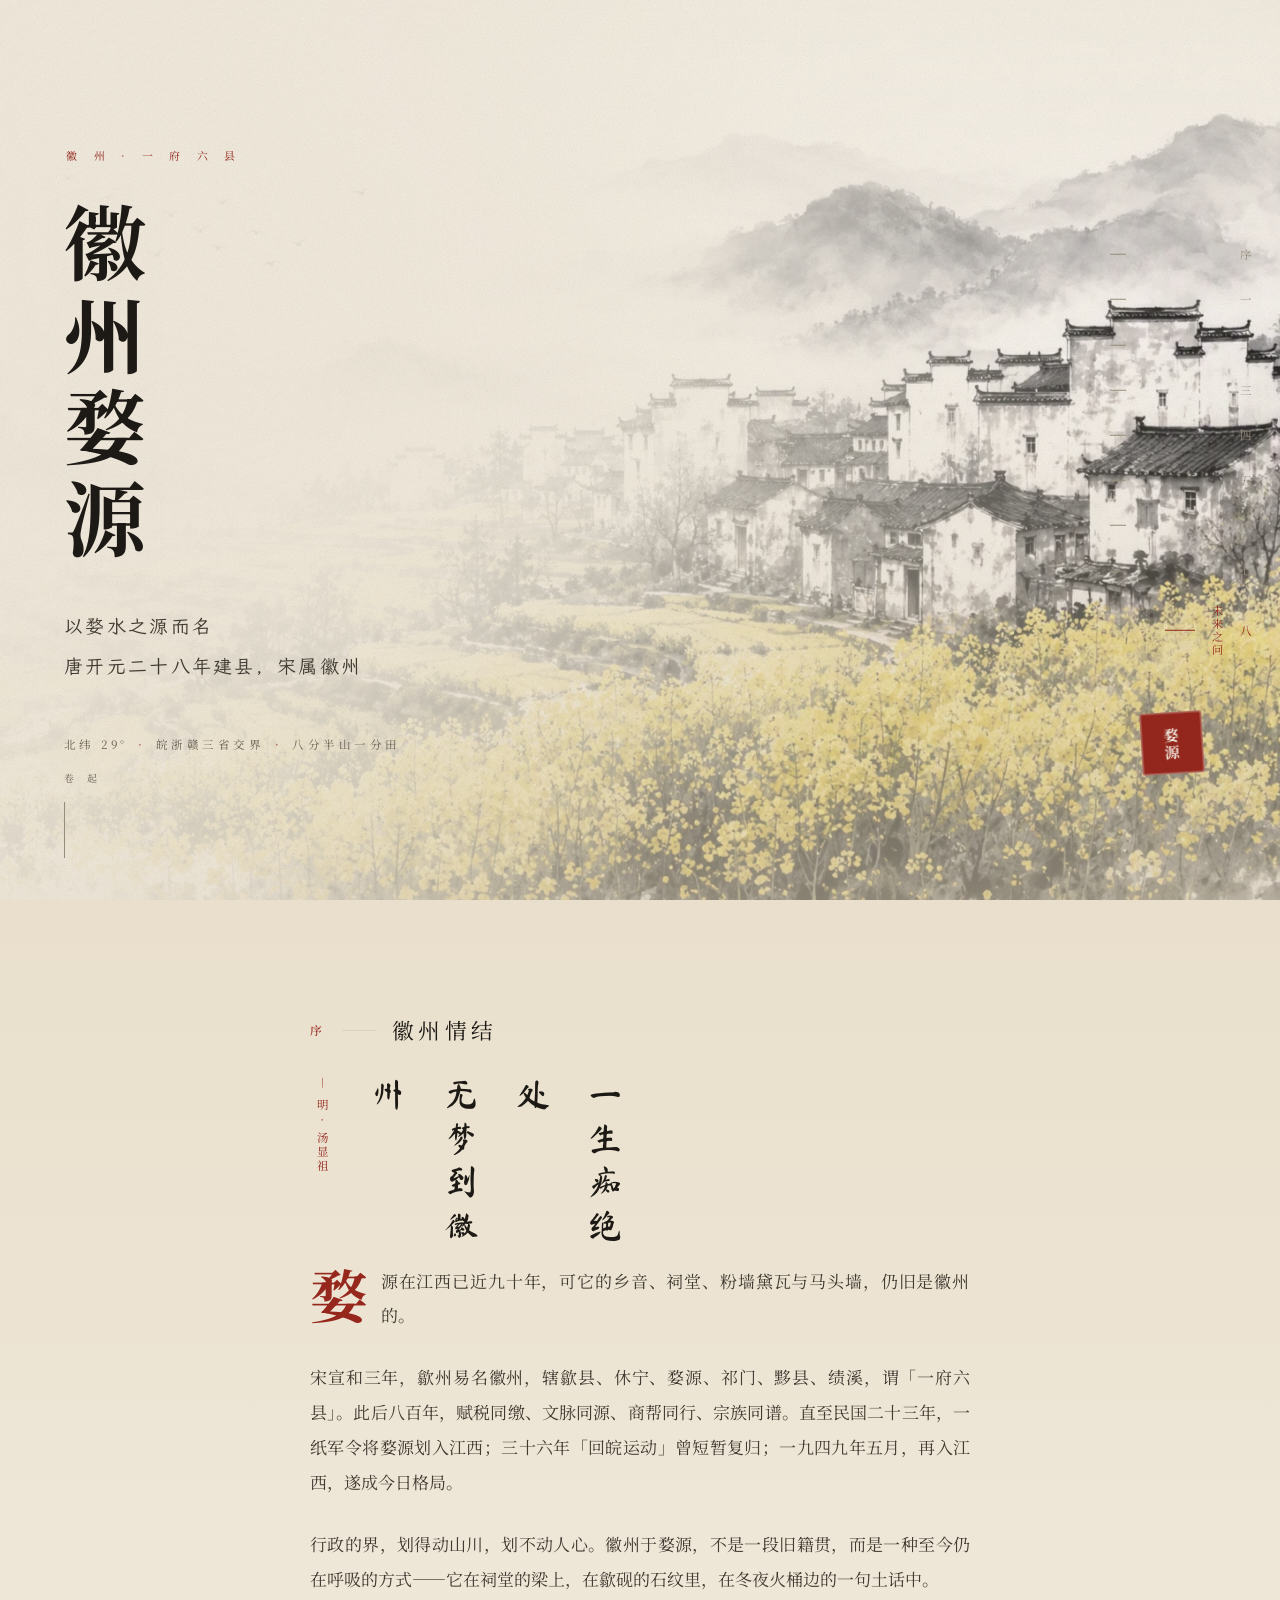
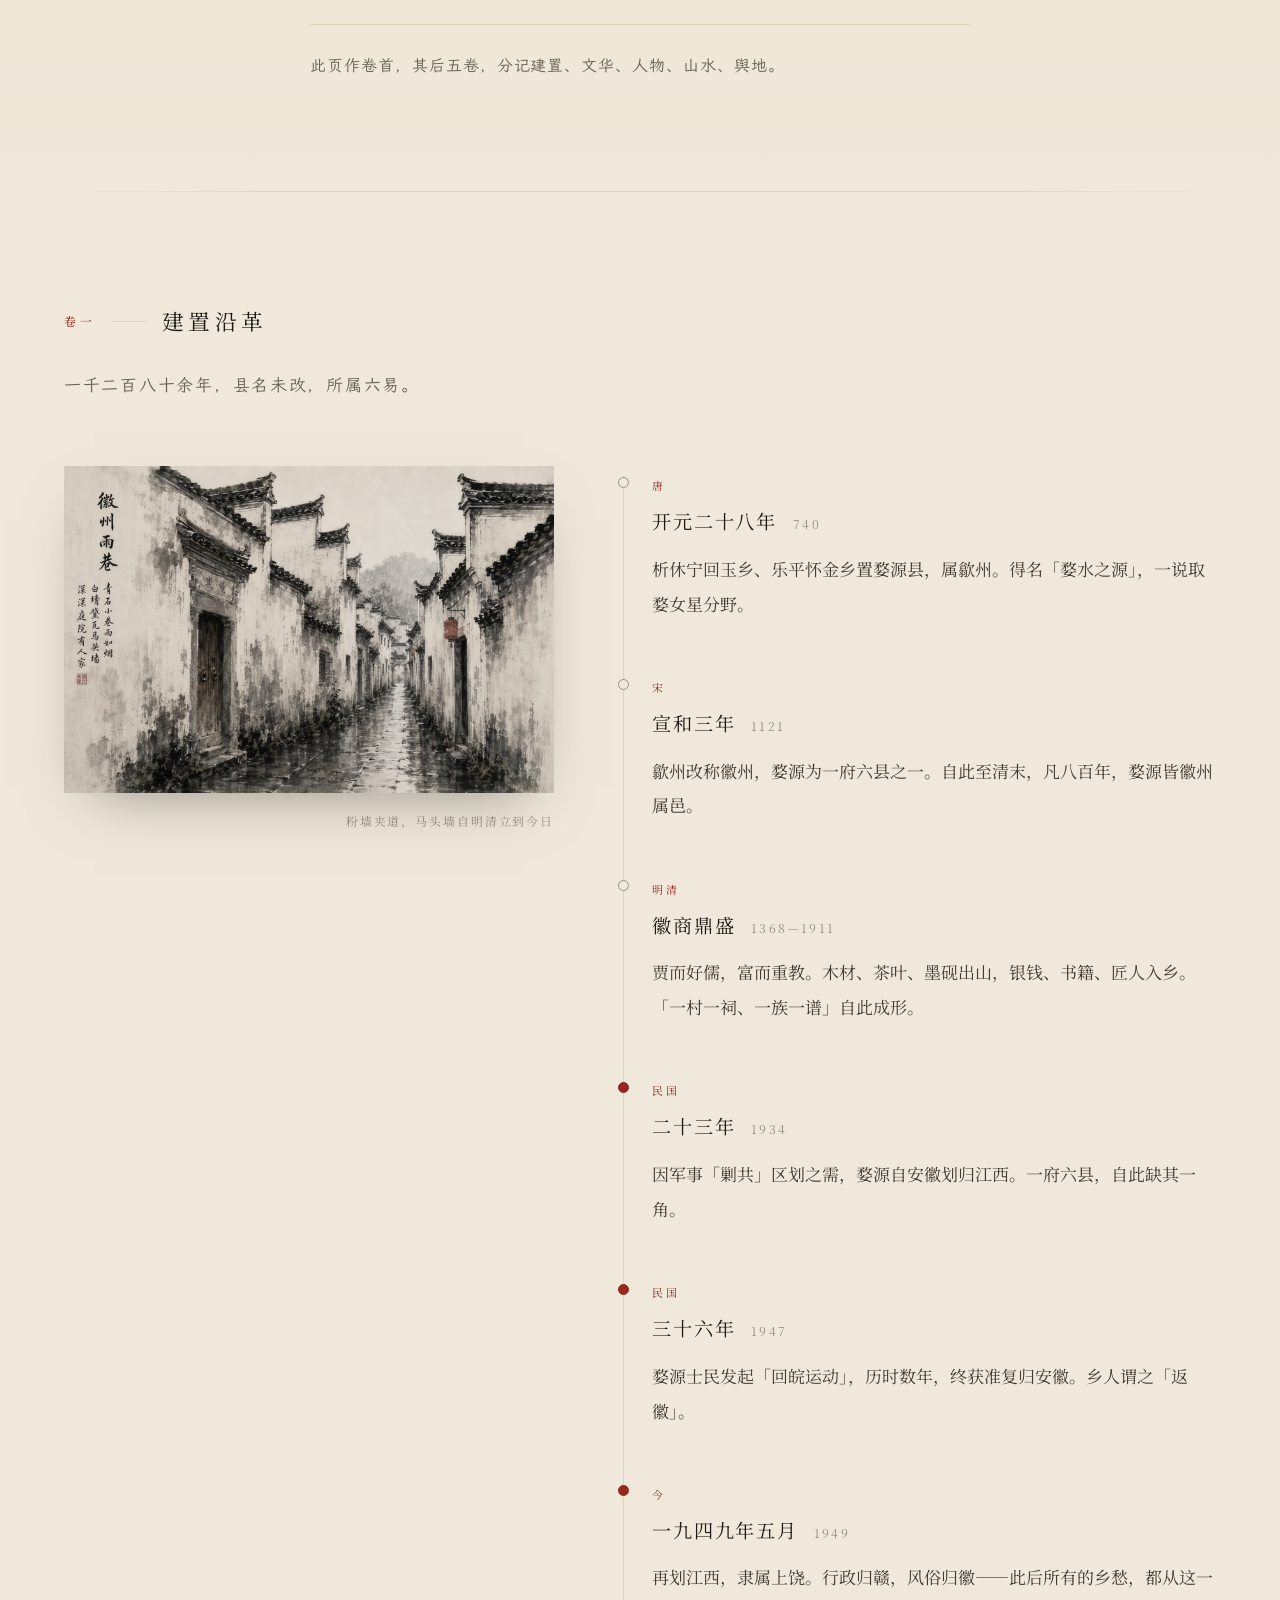
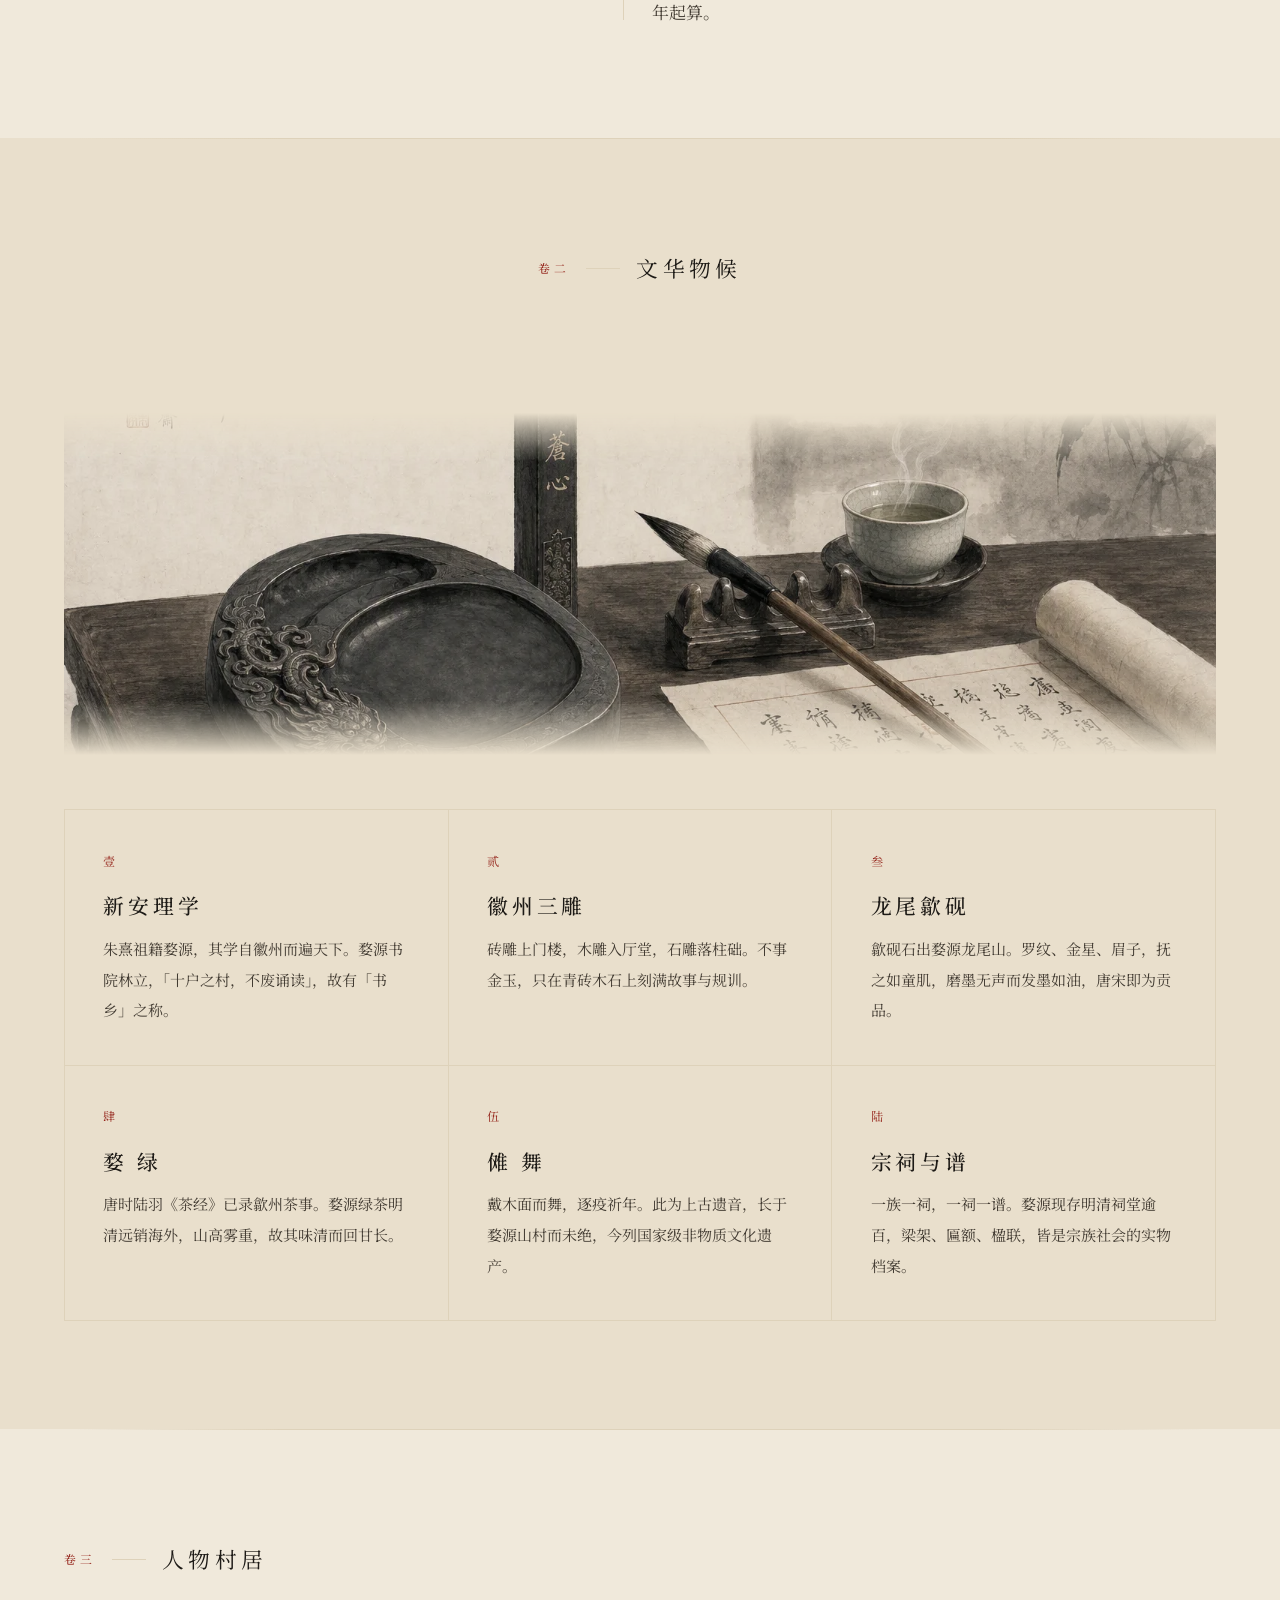
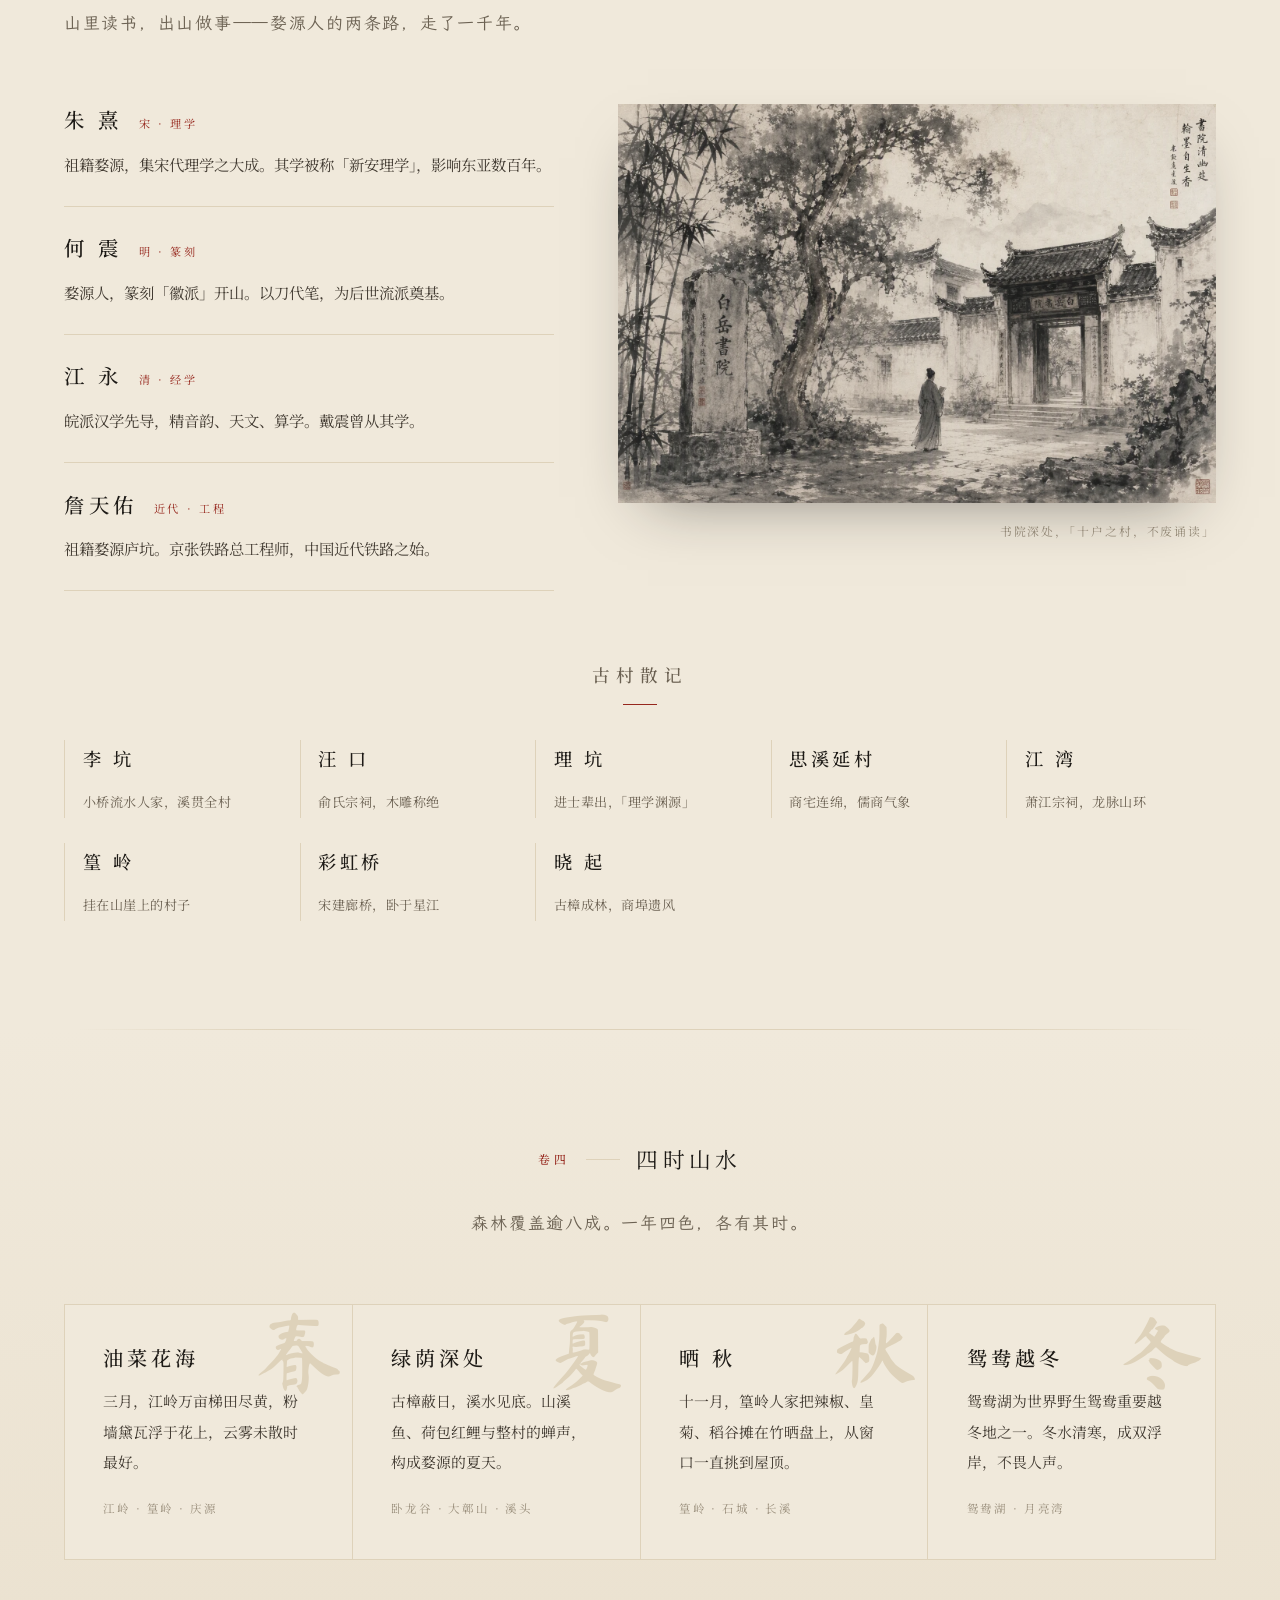
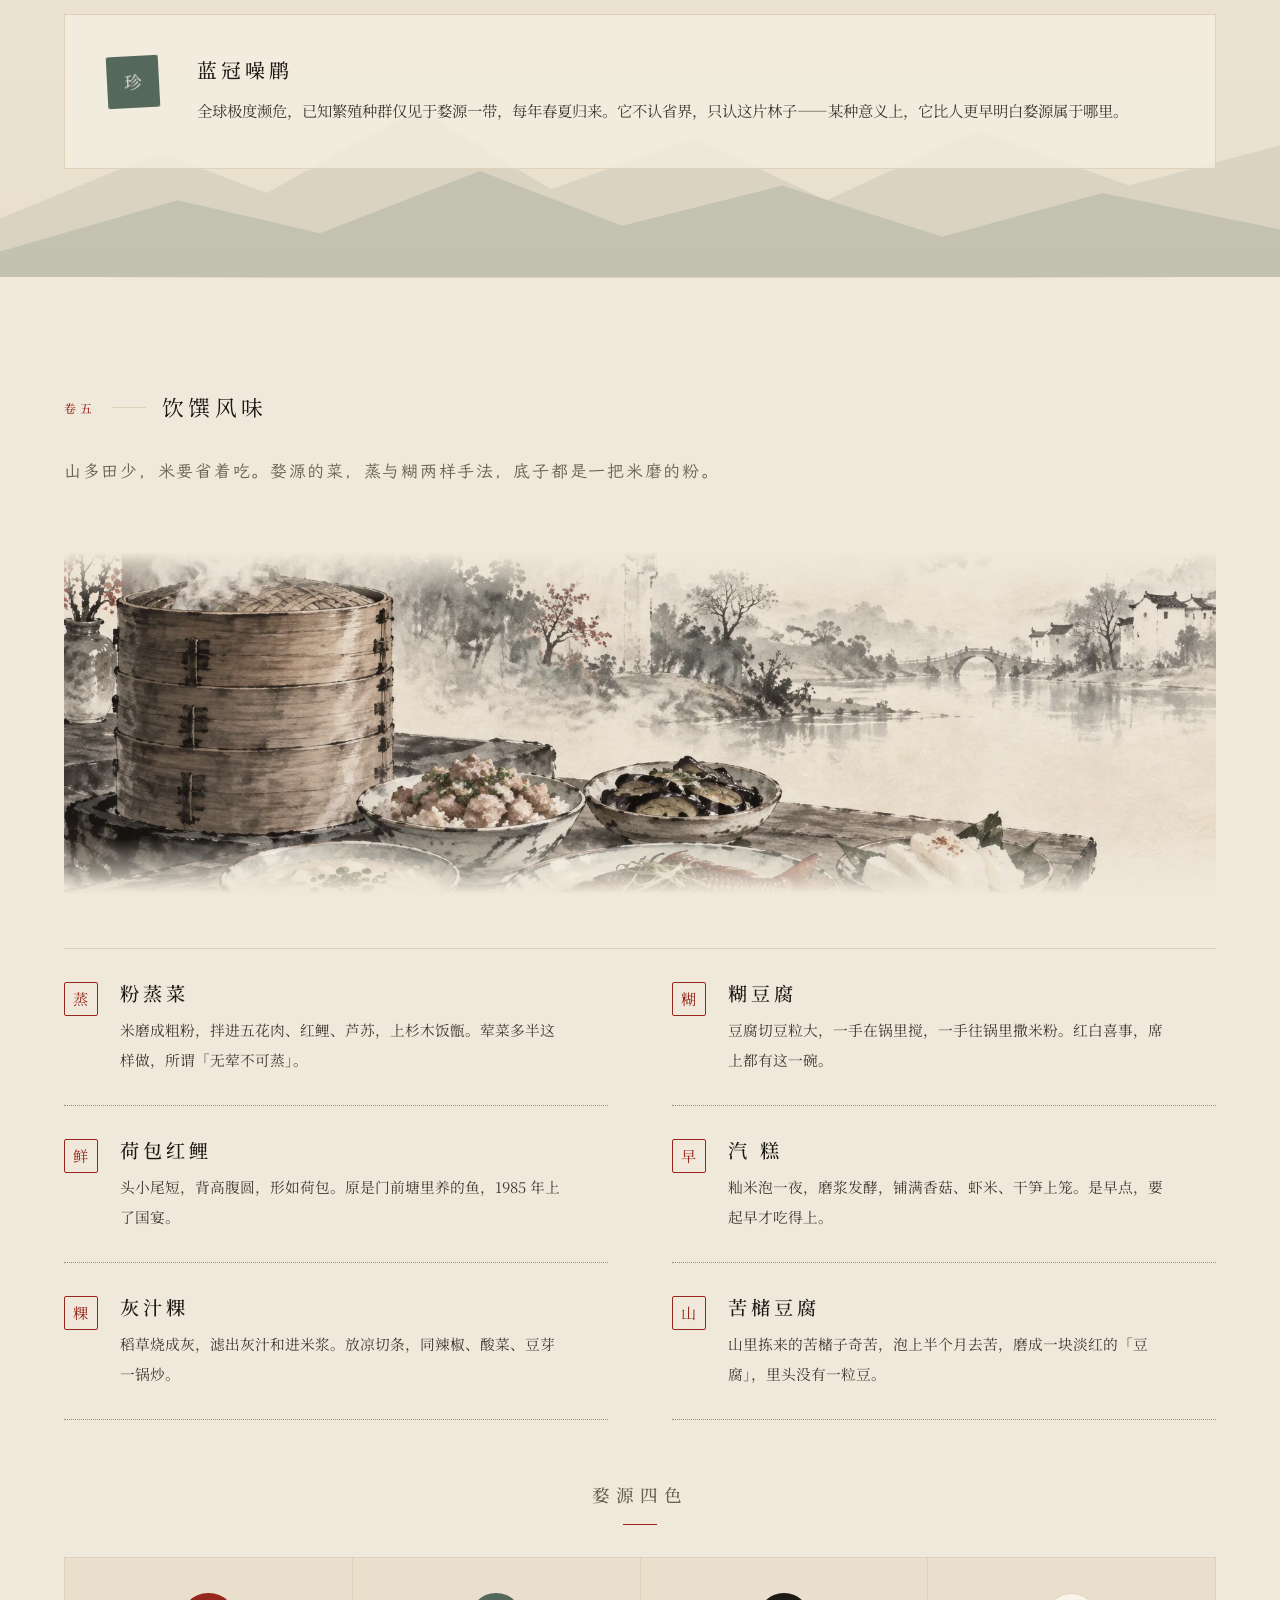
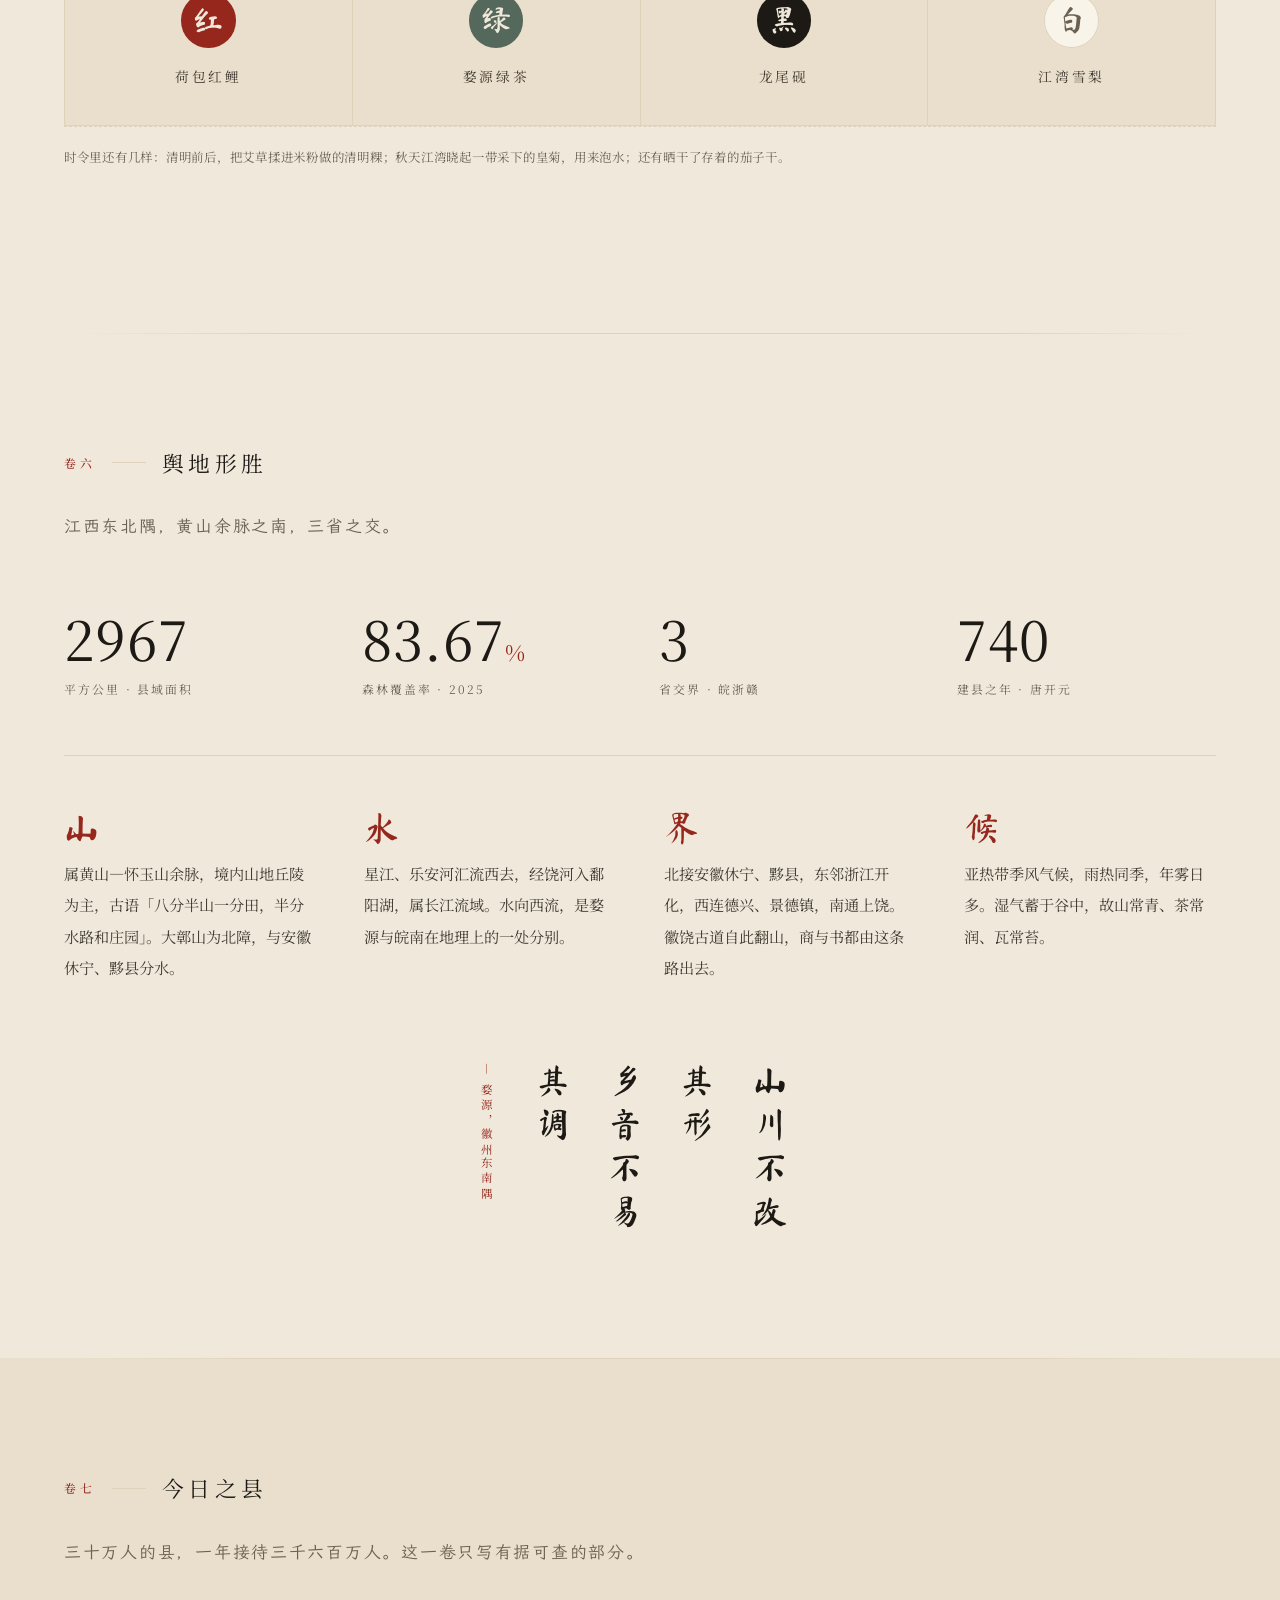
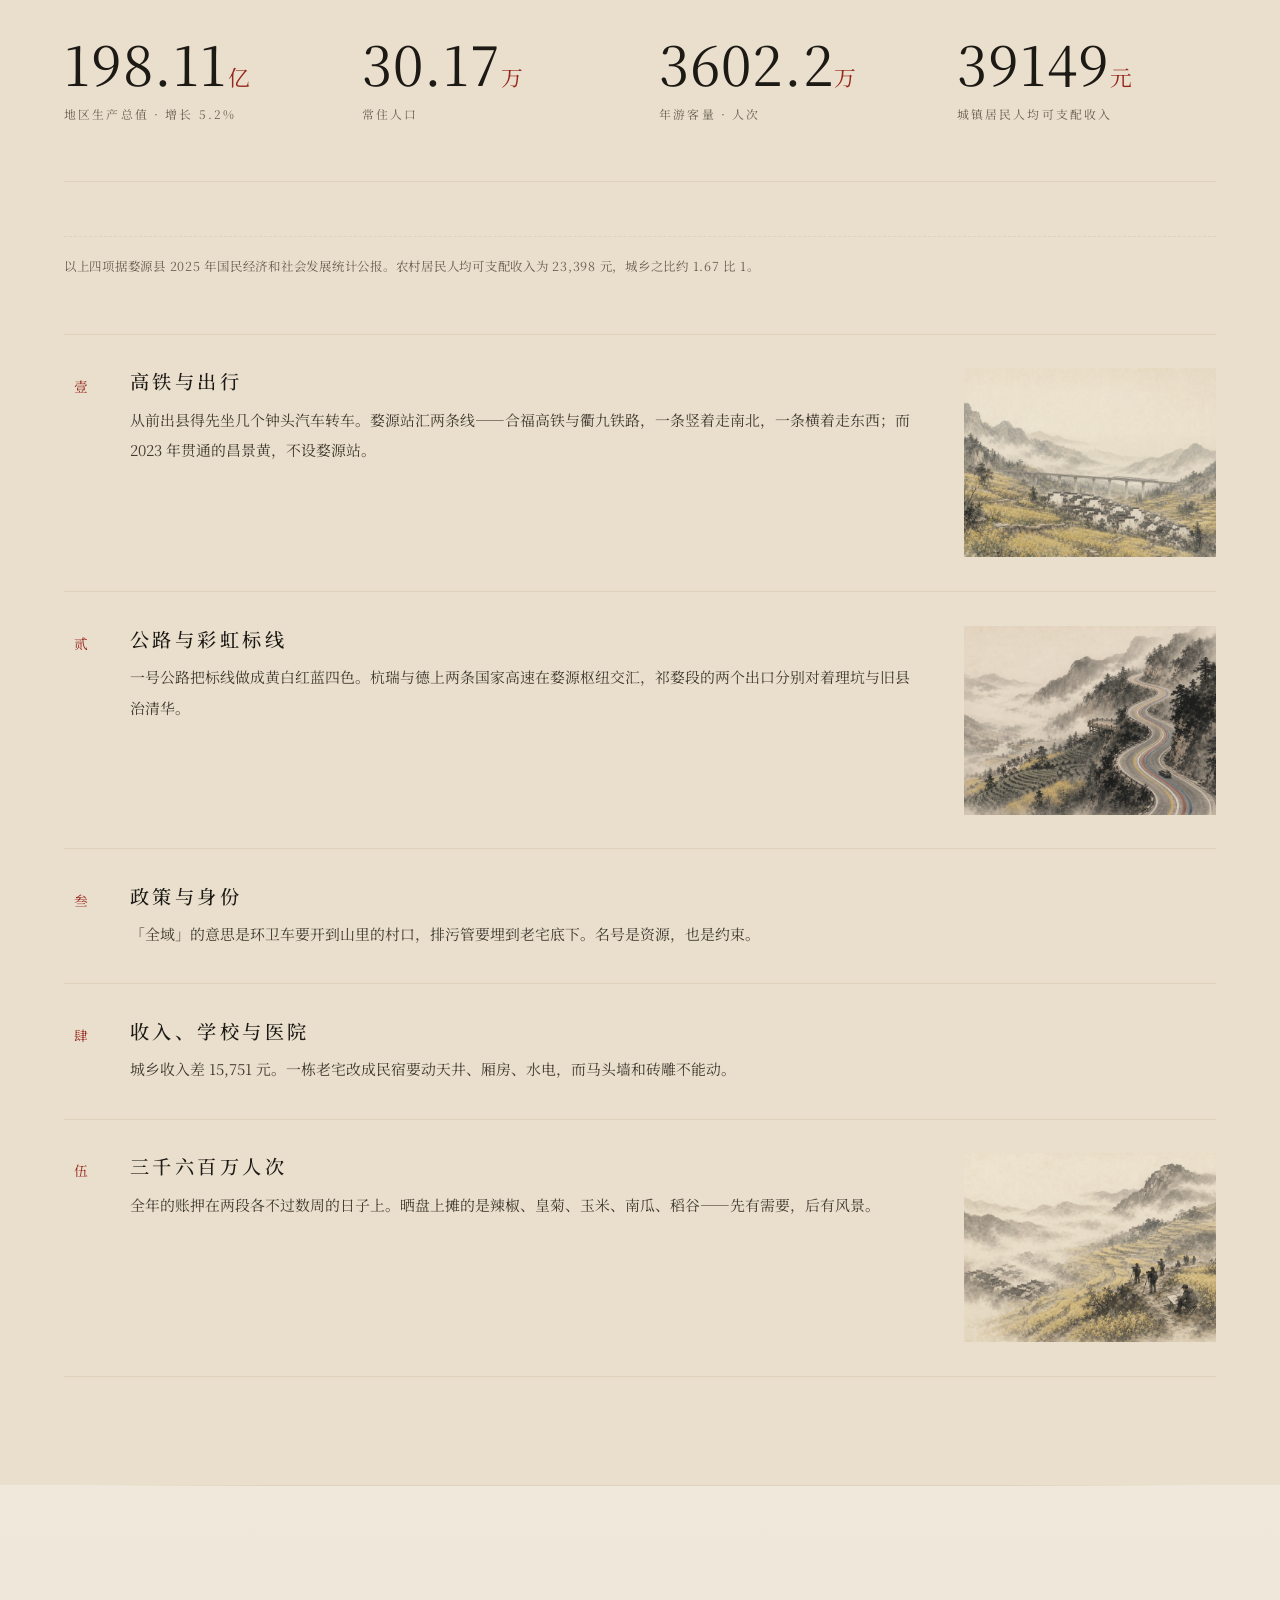
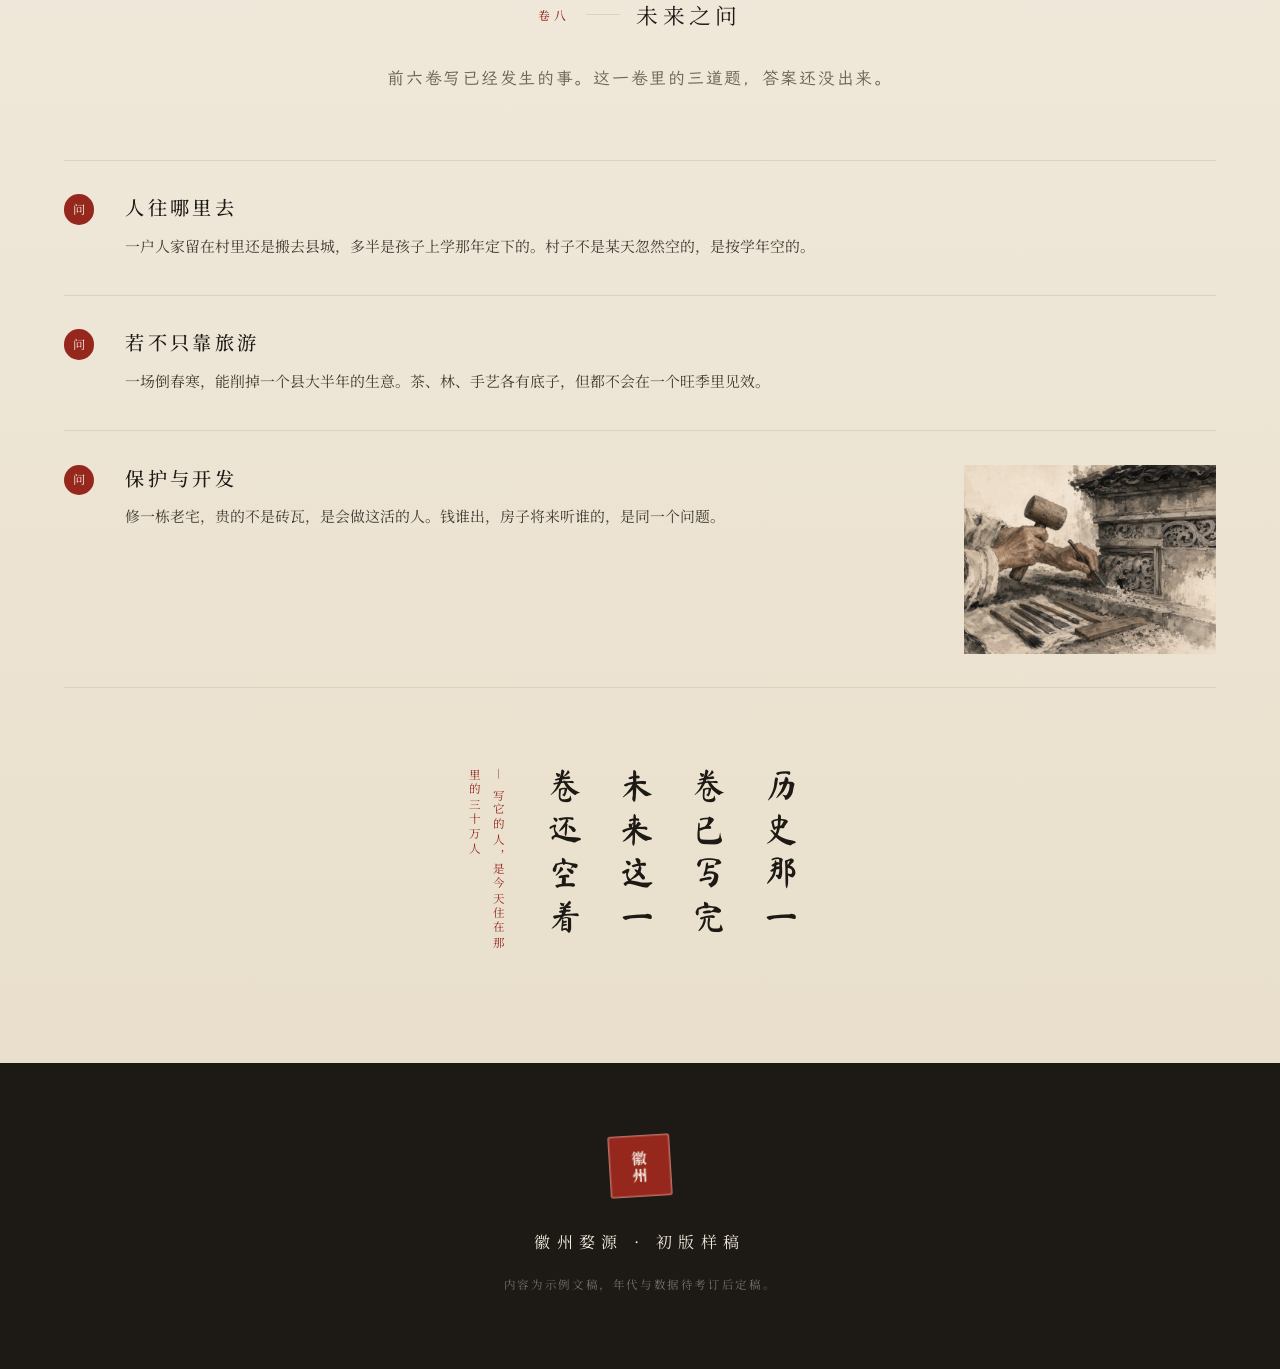
<file: index.html>
<!DOCTYPE html>
<html lang="zh-Hans">
<head>
<meta charset="UTF-8">
<meta name="viewport" content="width=device-width, initial-scale=1.0">
<title>徽州婺源 · 一府六县的东南隅</title>
<meta name="description" content="婺源，唐开元建县，宋属徽州，一府六县之一。此处记其历史、文化、人文、自然与地理。">
<link rel="preload" href="assets/fonts/NotoSerifSC-subset.woff2" as="font" type="font/woff2" crossorigin>
<link rel="stylesheet" href="assets/css/styles.css">
</head>
<body>

<div class="grain" aria-hidden="true"></div>

<!-- 侧边卷目 -->
<nav class="sidenav" aria-label="卷目">
  <ol>
    <li><a href="#xu" data-label="序"><span class="sidenav__tick"></span><span class="sidenav__txt">徽州情结</span></a></li>
    <li><a href="#shi" data-label="一"><span class="sidenav__tick"></span><span class="sidenav__txt">建置沿革</span></a></li>
    <li><a href="#wen" data-label="二"><span class="sidenav__tick"></span><span class="sidenav__txt">文华物候</span></a></li>
    <li><a href="#ren" data-label="三"><span class="sidenav__tick"></span><span class="sidenav__txt">人物村居</span></a></li>
    <li><a href="#zi" data-label="四"><span class="sidenav__tick"></span><span class="sidenav__txt">四时山水</span></a></li>
    <li><a href="#yin" data-label="五"><span class="sidenav__tick"></span><span class="sidenav__txt">饮馔风味</span></a></li>
    <li><a href="#di" data-label="六"><span class="sidenav__tick"></span><span class="sidenav__txt">舆地形胜</span></a></li>
    <li><a href="#jin" data-label="七"><span class="sidenav__tick"></span><span class="sidenav__txt">今日之县</span></a></li>
    <li><a href="#lai" data-label="八"><span class="sidenav__tick"></span><span class="sidenav__txt">未来之问</span></a></li>
  </ol>
</nav>

<!-- 卷首 -->
<header class="hero">
  <div class="hero__img" style="background-image:url('assets/images/hero.webp')"></div>
  <div class="hero__wash" aria-hidden="true"></div>

  <div class="hero__inner">
    <p class="hero__eyebrow">徽 州 · 一 府 六 县</p>
    <h1 class="hero__title" aria-label="徽州婺源">
      <span>徽</span><span>州</span><span>婺</span><span>源</span>
    </h1>
    <p class="hero__sub">以婺水之源而名<br>唐开元二十八年建县，宋属徽州</p>

    <div class="hero__meta">
      <span>北纬 29°</span><em>·</em><span>皖浙赣三省交界</span><em>·</em><span>八分半山一分田</span>
    </div>
  </div>

  <div class="seal seal--hero" aria-hidden="true"><span>婺</span><span>源</span></div>

  <a class="hero__scroll" href="#xu" aria-label="向下阅读">
    <span class="hero__scroll-txt">卷 起</span>
    <span class="hero__scroll-line"></span>
  </a>
</header>

<main>

<!-- 序 -->
<section class="chapter chapter--xu" id="xu">
  <div class="wrap wrap--narrow">
    <div class="ch-mark reveal"><b>序</b><i></i><span>徽州情结</span></div>

    <blockquote class="verse reveal">
      <p>一生痴绝处<br>无梦到徽州</p>
      <cite>— 明 · 汤显祖</cite>
    </blockquote>

    <div class="prose reveal">
      <p><span class="dropcap">婺</span>源在江西已近九十年，可它的乡音、祠堂、粉墙黛瓦与马头墙，仍旧是徽州的。</p>
      <p>宋宣和三年，歙州易名徽州，辖歙县、休宁、婺源、祁门、黟县、绩溪，谓「一府六县」。此后八百年，赋税同缴、文脉同源、商帮同行、宗族同谱。直至民国二十三年，一纸军令将婺源划入江西；三十六年「回皖运动」曾短暂复归；一九四九年五月，再入江西，遂成今日格局。</p>
      <p>行政的界，划得动山川，划不动人心。徽州于婺源，不是一段旧籍贯，而是一种至今仍在呼吸的方式——它在祠堂的梁上，在歙砚的石纹里，在冬夜火桶边的一句土话中。</p>
      <p class="prose__sign">此页作卷首，其后五卷，分记建置、文华、人物、山水、舆地。</p>
    </div>
  </div>
</section>

<!-- 卷一 历史 -->
<section class="chapter chapter--shi" id="shi">
  <div class="wrap">
    <div class="ch-head">
      <div class="ch-mark reveal"><b>卷一</b><i></i><span>建置沿革</span></div>
      <p class="ch-lede reveal">一千二百八十余年，县名未改，所属六易。</p>
    </div>

    <div class="split">
      <figure class="split__fig reveal">
        <img src="assets/images/history.webp" alt="徽州古巷，粉墙马头墙夹一线青石路" loading="lazy">
        <figcaption>粉墙夹道，马头墙自明清立到今日</figcaption>
      </figure>

      <ol class="timeline">
        <li class="reveal">
          <span class="timeline__era">唐</span>
          <span class="timeline__year">开元二十八年<em>740</em></span>
          <p>析休宁回玉乡、乐平怀金乡置婺源县，属歙州。得名「婺水之源」，一说取婺女星分野。</p>
        </li>
        <li class="reveal">
          <span class="timeline__era">宋</span>
          <span class="timeline__year">宣和三年<em>1121</em></span>
          <p>歙州改称徽州，婺源为一府六县之一。自此至清末，凡八百年，婺源皆徽州属邑。</p>
        </li>
        <li class="reveal">
          <span class="timeline__era">明清</span>
          <span class="timeline__year">徽商鼎盛<em>1368—1911</em></span>
          <p>贾而好儒，富而重教。木材、茶叶、墨砚出山，银钱、书籍、匠人入乡。「一村一祠、一族一谱」自此成形。</p>
        </li>
        <li class="reveal timeline--turn">
          <span class="timeline__era">民国</span>
          <span class="timeline__year">二十三年<em>1934</em></span>
          <p>因军事「剿共」区划之需，婺源自安徽划归江西。一府六县，自此缺其一角。</p>
        </li>
        <li class="reveal timeline--turn">
          <span class="timeline__era">民国</span>
          <span class="timeline__year">三十六年<em>1947</em></span>
          <p>婺源士民发起「回皖运动」，历时数年，终获准复归安徽。乡人谓之「返徽」。</p>
        </li>
        <li class="reveal timeline--turn">
          <span class="timeline__era">今</span>
          <span class="timeline__year">一九四九年五月<em>1949</em></span>
          <p>再划江西，隶属上饶。行政归赣，风俗归徽——此后所有的乡愁，都从这一年起算。</p>
        </li>
      </ol>
    </div>
  </div>
</section>

<!-- 卷二 文化 -->
<section class="chapter chapter--wen" id="wen">
  <div class="wrap">
    <div class="ch-head ch-head--center">
      <div class="ch-mark reveal"><b>卷二</b><i></i><span>文华物候</span></div>
      <p class="ch-lede reveal">徽州文化的一支，长在婺源的山里：理学、三雕、砚墨、茶与傩。</p>
    </div>

    <figure class="banner reveal">
      <img src="assets/images/culture.webp" alt="歙砚、墨条、毛笔与茶盏" loading="lazy">
    </figure>

    <div class="cards">
      <a class="card reveal" href="detail.html?id=culture.lixue">
        <span class="card__num">壹</span>
        <h3>新安理学</h3>
        <p>朱熹祖籍婺源，其学自徽州而遍天下。婺源书院林立，「十户之村，不废诵读」，故有「书乡」之称。</p>
      </a>
      <a class="card reveal" href="detail.html?id=culture.sandiao">
        <span class="card__num">贰</span>
        <h3>徽州三雕</h3>
        <p>砖雕上门楼，木雕入厅堂，石雕落柱础。不事金玉，只在青砖木石上刻满故事与规训。</p>
      </a>
      <a class="card reveal" href="detail.html?id=culture.yanshi">
        <span class="card__num">叁</span>
        <h3>龙尾歙砚</h3>
        <p>歙砚石出婺源龙尾山。罗纹、金星、眉子，抚之如童肌，磨墨无声而发墨如油，唐宋即为贡品。</p>
      </a>
      <a class="card reveal" href="detail.html?id=culture.wulv">
        <span class="card__num">肆</span>
        <h3>婺 绿</h3>
        <p>唐时陆羽《茶经》已录歙州茶事。婺源绿茶明清远销海外，山高雾重，故其味清而回甘长。</p>
      </a>
      <a class="card reveal" href="detail.html?id=culture.nuowu">
        <span class="card__num">伍</span>
        <h3>傩 舞</h3>
        <p>戴木面而舞，逐疫祈年。此为上古遗音，长于婺源山村而未绝，今列国家级非物质文化遗产。</p>
      </a>
      <a class="card reveal" href="detail.html?id=culture.zongci">
        <span class="card__num">陆</span>
        <h3>宗祠与谱</h3>
        <p>一族一祠，一祠一谱。婺源现存明清祠堂逾百，梁架、匾额、楹联，皆是宗族社会的实物档案。</p>
      </a>
    </div>
  </div>
</section>

<!-- 卷三 人文 -->
<section class="chapter chapter--ren" id="ren">
  <div class="wrap">
    <div class="ch-head">
      <div class="ch-mark reveal"><b>卷三</b><i></i><span>人物村居</span></div>
      <p class="ch-lede reveal">山里读书，出山做事——婺源人的两条路，走了一千年。</p>
    </div>

    <div class="split split--rev">
      <figure class="split__fig reveal">
        <img src="assets/images/people.webp" alt="徽州书院庭院，古木石阶与白墙黑瓦" loading="lazy">
        <figcaption>书院深处，「十户之村，不废诵读」</figcaption>
      </figure>

      <ul class="people">
        <li class="reveal"><h4><a class="lnk" href="detail.html?id=people.zhuxi">朱 熹</a></h4><span>宋 · 理学</span><p>祖籍婺源，集宋代理学之大成。其学被称「新安理学」，影响东亚数百年。</p></li>
        <li class="reveal"><h4><a class="lnk" href="detail.html?id=people.hezhen">何 震</a></h4><span>明 · 篆刻</span><p>婺源人，篆刻「徽派」开山。以刀代笔，为后世流派奠基。</p></li>
        <li class="reveal"><h4><a class="lnk" href="detail.html?id=people.jiangyong">江 永</a></h4><span>清 · 经学</span><p>皖派汉学先导，精音韵、天文、算学。戴震曾从其学。</p></li>
        <li class="reveal"><h4><a class="lnk" href="detail.html?id=people.zhantianyou">詹天佑</a></h4><span>近代 · 工程</span><p>祖籍婺源庐坑。京张铁路总工程师，中国近代铁路之始。</p></li>
      </ul>
    </div>

    <div class="villages">
      <h3 class="villages__t reveal">古村散记</h3>
      <div class="villages__grid">
        <a class="vil reveal" href="detail.html?id=villages.likeng"><b>李 坑</b><span>小桥流水人家，溪贯全村</span></a>
        <a class="vil reveal" href="detail.html?id=villages.wangkou"><b>汪 口</b><span>俞氏宗祠，木雕称绝</span></a>
        <a class="vil reveal" href="detail.html?id=villages.liyuan"><b>理 坑</b><span>进士辈出，「理学渊源」</span></a>
        <a class="vil reveal" href="detail.html?id=villages.sixiyancun"><b>思溪延村</b><span>商宅连绵，儒商气象</span></a>
        <a class="vil reveal" href="detail.html?id=villages.jiangwan"><b>江 湾</b><span>萧江宗祠，龙脉山环</span></a>
        <a class="vil reveal" href="detail.html?id=villages.huangling"><b>篁 岭</b><span>挂在山崖上的村子</span></a>
        <a class="vil reveal" href="detail.html?id=villages.hongqiao"><b>彩虹桥</b><span>宋建廊桥，卧于星江</span></a>
        <a class="vil reveal" href="detail.html?id=villages.xiaoqi"><b>晓 起</b><span>古樟成林，商埠遗风</span></a>
      </div>
    </div>
  </div>
</section>

<!-- 卷四 自然 -->
<section class="chapter chapter--zi" id="zi">
  <div class="ink-mountains" aria-hidden="true">
    <svg viewBox="0 0 1440 320" preserveAspectRatio="none">
      <path d="M0 240 L180 150 L300 205 L470 90 L620 200 L780 130 L930 215 L1100 120 L1270 195 L1440 140 L1440 320 L0 320Z" fill="currentColor" opacity=".10"/>
      <path d="M0 285 L200 215 L360 260 L540 175 L700 250 L880 195 L1060 265 L1240 205 L1440 255 L1440 320 L0 320Z" fill="currentColor" opacity=".16"/>
    </svg>
  </div>

  <div class="wrap">
    <div class="ch-head ch-head--center">
      <div class="ch-mark reveal"><b>卷四</b><i></i><span>四时山水</span></div>
      <p class="ch-lede reveal">森林覆盖逾八成。一年四色，各有其时。</p>
    </div>

    <div class="seasons">
      <article class="season season--spring reveal">
        <span class="season__ord">春</span>
        <h3>油菜花海</h3>
        <p>三月，江岭万亩梯田尽黄，粉墙黛瓦浮于花上，云雾未散时最好。</p>
        <em class="season__tag">江岭 · 篁岭 · 庆源</em>
      </article>
      <article class="season season--summer reveal">
        <span class="season__ord">夏</span>
        <h3>绿荫深处</h3>
        <p>古樟蔽日，溪水见底。山溪鱼、荷包红鲤与整村的蝉声，构成婺源的夏天。</p>
        <em class="season__tag">卧龙谷 · 大鄣山 · 溪头</em>
      </article>
      <article class="season season--autumn reveal">
        <span class="season__ord">秋</span>
        <h3>晒 秋</h3>
        <p>十一月，篁岭人家把辣椒、皇菊、稻谷摊在竹晒盘上，从窗口一直挑到屋顶。</p>
        <em class="season__tag">篁岭 · 石城 · 长溪</em>
      </article>
      <article class="season season--winter reveal">
        <span class="season__ord">冬</span>
        <h3>鸳鸯越冬</h3>
        <p>鸳鸯湖为世界野生鸳鸯重要越冬地之一。冬水清寒，成双浮岸，不畏人声。</p>
        <em class="season__tag">鸳鸯湖 · 月亮湾</em>
      </article>
    </div>

    <div class="rare reveal">
      <div class="rare__mark">珍</div>
      <div class="rare__body">
        <h3>蓝冠噪鹛</h3>
        <p>全球极度濒危，已知繁殖种群仅见于婺源一带，每年春夏归来。它不认省界，只认这片林子——某种意义上，它比人更早明白婺源属于哪里。</p>
      </div>
    </div>
  </div>
</section>

<!-- 卷五 饮馔 -->
<section class="chapter chapter--yin" id="yin">
  <div class="wrap">
    <div class="ch-head">
      <div class="ch-mark reveal"><b>卷五</b><i></i><span>饮馔风味</span></div>
      <p class="ch-lede reveal">山多田少，米要省着吃。婺源的菜，蒸与糊两样手法，底子都是一把米磨的粉。</p>
    </div>

    <figure class="banner reveal">
      <img src="assets/images/food.webp" alt="水墨画：灶台上冒着热气的蒸笼，桌上摆着粉蒸肉、粉蒸茄子、红鲤、糊豆腐与米糕，窗外是白墙黛瓦与远山" loading="lazy">
    </figure>

    <div class="menu">
      <a class="dish reveal" href="detail.html?id=food.zhengcai">
        <span class="dish__tag">蒸</span>
        <div class="dish__body">
          <h3>粉蒸菜</h3>
          <p>米磨成粗粉，拌进五花肉、红鲤、芦苏，上杉木饭甑。荤菜多半这样做，所谓「无荤不可蒸」。</p>
        </div>
      </a>
      <a class="dish reveal" href="detail.html?id=food.hudoufu">
        <span class="dish__tag">糊</span>
        <div class="dish__body">
          <h3>糊豆腐</h3>
          <p>豆腐切豆粒大，一手在锅里搅，一手往锅里撒米粉。红白喜事，席上都有这一碗。</p>
        </div>
      </a>
      <a class="dish reveal" href="detail.html?id=food.hongli">
        <span class="dish__tag">鲜</span>
        <div class="dish__body">
          <h3>荷包红鲤</h3>
          <p>头小尾短，背高腹圆，形如荷包。原是门前塘里养的鱼，1985 年上了国宴。</p>
        </div>
      </a>
      <a class="dish reveal" href="detail.html?id=food.qigao">
        <span class="dish__tag">早</span>
        <div class="dish__body">
          <h3>汽 糕</h3>
          <p>籼米泡一夜，磨浆发酵，铺满香菇、虾米、干笋上笼。是早点，要起早才吃得上。</p>
        </div>
      </a>
      <a class="dish reveal" href="detail.html?id=food.huizhiguo">
        <span class="dish__tag">粿</span>
        <div class="dish__body">
          <h3>灰汁粿</h3>
          <p>稻草烧成灰，滤出灰汁和进米浆。放凉切条，同辣椒、酸菜、豆芽一锅炒。</p>
        </div>
      </a>
      <a class="dish reveal" href="detail.html?id=food.kuzhu">
        <span class="dish__tag">山</span>
        <div class="dish__body">
          <h3>苦槠豆腐</h3>
          <p>山里拣来的苦槠子奇苦，泡上半个月去苦，磨成一块淡红的「豆腐」，里头没有一粒豆。</p>
        </div>
      </a>
    </div>

    <div class="sise reveal">
      <h3 class="sise__t">婺源四色</h3>
      <div class="sise__row">
        <a class="se se--red" href="detail.html?id=food.hongli"><b class="se__c">红</b><span>荷包红鲤</span></a>
        <a class="se se--green" href="detail.html?id=culture.wulv"><b class="se__c">绿</b><span>婺源绿茶</span></a>
        <a class="se se--black" href="detail.html?id=culture.yanshi"><b class="se__c">黑</b><span>龙尾砚</span></a>
        <div class="se se--white"><b class="se__c">白</b><span>江湾雪梨</span></div>
      </div>
    </div>

    <p class="datanote datanote--end reveal">时令里还有几样：清明前后，把艾草揉进米粉做的清明粿；秋天江湾晓起一带采下的皇菊，用来泡水；还有晒干了存着的茄子干。</p>
  </div>
</section>

<!-- 卷六 地理 -->
<section class="chapter chapter--di" id="di">
  <div class="wrap">
    <div class="ch-head">
      <div class="ch-mark reveal"><b>卷六</b><i></i><span>舆地形胜</span></div>
      <p class="ch-lede reveal">江西东北隅，黄山余脉之南，三省之交。</p>
    </div>

    <div class="figures">
      <div class="fig reveal"><b>2967</b><span>平方公里 · 县域面积</span></div>
      <div class="fig reveal"><b>83.67<i>%</i></b><span>森林覆盖率 · 2025</span></div>
      <div class="fig reveal"><b>3</b><span>省交界 · 皖浙赣</span></div>
      <div class="fig reveal"><b>740</b><span>建县之年 · 唐开元</span></div>
    </div>

    <div class="geo">
      <div class="geo__col reveal">
        <h4>山</h4>
        <p>属黄山—怀玉山余脉，境内山地丘陵为主，古语「八分半山一分田，半分水路和庄园」。大鄣山为北障，与安徽休宁、黟县分水。</p>
      </div>
      <div class="geo__col reveal">
        <h4>水</h4>
        <p>星江、乐安河汇流西去，经饶河入鄱阳湖，属长江流域。水向西流，是婺源与皖南在地理上的一处分别。</p>
      </div>
      <div class="geo__col reveal">
        <h4>界</h4>
        <p>北接安徽休宁、黟县，东邻浙江开化，西连德兴、景德镇，南通上饶。徽饶古道自此翻山，商与书都由这条路出去。</p>
      </div>
      <div class="geo__col reveal">
        <h4>候</h4>
        <p>亚热带季风气候，雨热同季，年雾日多。湿气蓄于谷中，故山常青、茶常润、瓦常苔。</p>
      </div>
    </div>

    <blockquote class="verse verse--end reveal">
      <p>山川不改其形<br>乡音不易其调</p>
      <cite>— 婺源，徽州东南隅</cite>
    </blockquote>
  </div>
</section>

<!-- 卷七 今日 -->
<section class="chapter chapter--jin" id="jin">
  <div class="wrap">
    <div class="ch-head">
      <div class="ch-mark reveal"><b>卷七</b><i></i><span>今日之县</span></div>
      <p class="ch-lede reveal">三十万人的县，一年接待三千六百万人。这一卷只写有据可查的部分。</p>
    </div>

    <div class="figures">
      <div class="fig reveal"><b>198.11<i>亿</i></b><span>地区生产总值 · 增长 5.2%</span></div>
      <div class="fig reveal"><b>30.17<i>万</i></b><span>常住人口</span></div>
      <div class="fig reveal"><b>3602.2<i>万</i></b><span>年游客量 · 人次</span></div>
      <div class="fig reveal"><b>39149<i>元</i></b><span>城镇居民人均可支配收入</span></div>
    </div>

    <p class="datanote reveal">以上四项据婺源县 2025 年国民经济和社会发展统计公报。农村居民人均可支配收入为 23,398 元，城乡之比约 1.67 比 1。</p>

    <div class="topics">
      <a class="topic topic--fig reveal" href="detail.html?id=present.jiaotong">
        <span class="topic__ord">壹</span>
        <div class="topic__body">
          <h3>高铁与出行</h3>
          <p>从前出县得先坐几个钟头汽车转车。婺源站汇两条线——合福高铁与衢九铁路，一条竖着走南北，一条横着走东西；而 2023 年贯通的昌景黄，不设婺源站。</p>
        </div>
      <span class="topic__fig"><img src="assets/images/now-jiaotong.webp" alt="高铁跨过花田上的高架桥" loading="lazy"></span>
      </a>
      <a class="topic topic--fig reveal" href="detail.html?id=present.gonglu">
        <span class="topic__ord">贰</span>
        <div class="topic__body">
          <h3>公路与彩虹标线</h3>
          <p>一号公路把标线做成黄白红蓝四色。杭瑞与德上两条国家高速在婺源枢纽交汇，祁婺段的两个出口分别对着理坑与旧县治清华。</p>
        </div>
      <span class="topic__fig"><img src="assets/images/now-gonglu.webp" alt="盘山公路的四色标线" loading="lazy"></span>
      </a>
      <a class="topic reveal" href="detail.html?id=present.zhengce">
        <span class="topic__ord">叁</span>
        <div class="topic__body">
          <h3>政策与身份</h3>
          <p>「全域」的意思是环卫车要开到山里的村口，排污管要埋到老宅底下。名号是资源，也是约束。</p>
        </div>
      </a>
      <a class="topic reveal" href="detail.html?id=present.minsheng">
        <span class="topic__ord">肆</span>
        <div class="topic__body">
          <h3>收入、学校与医院</h3>
          <p>城乡收入差 15,751 元。一栋老宅改成民宿要动天井、厢房、水电，而马头墙和砖雕不能动。</p>
        </div>
      </a>
      <a class="topic topic--fig reveal" href="detail.html?id=present.lvyou">
        <span class="topic__ord">伍</span>
        <div class="topic__body">
          <h3>三千六百万人次</h3>
          <p>全年的账押在两段各不过数周的日子上。晒盘上摊的是辣椒、皇菊、玉米、南瓜、稻谷——先有需要，后有风景。</p>
        </div>
      <span class="topic__fig"><img src="assets/images/now-lvyou.webp" alt="清晨的油菜花梯田" loading="lazy"></span>
      </a>
    </div>
  </div>
</section>

<!-- 卷八 未来 -->
<section class="chapter chapter--lai" id="lai">
  <div class="wrap">
    <div class="ch-head ch-head--center">
      <div class="ch-mark reveal"><b>卷八</b><i></i><span>未来之问</span></div>
      <p class="ch-lede reveal">前六卷写已经发生的事。这一卷里的三道题，答案还没出来。</p>
    </div>

    <div class="topics topics--ask">
      <a class="topic reveal" href="detail.html?id=future.renkou">
        <span class="topic__ord">问</span>
        <div class="topic__body">
          <h3>人往哪里去</h3>
          <p>一户人家留在村里还是搬去县城，多半是孩子上学那年定下的。村子不是某天忽然空的，是按学年空的。</p>
        </div>
      </a>
      <a class="topic reveal" href="detail.html?id=future.lvyouhou">
        <span class="topic__ord">问</span>
        <div class="topic__body">
          <h3>若不只靠旅游</h3>
          <p>一场倒春寒，能削掉一个县大半年的生意。茶、林、手艺各有底子，但都不会在一个旺季里见效。</p>
        </div>
      </a>
      <a class="topic topic--fig reveal" href="detail.html?id=future.baohu">
        <span class="topic__ord">问</span>
        <div class="topic__body">
          <h3>保护与开发</h3>
          <p>修一栋老宅，贵的不是砖瓦，是会做这活的人。钱谁出，房子将来听谁的，是同一个问题。</p>
        </div>
      <span class="topic__fig"><img src="assets/images/future-baohu.webp" alt="匠人修补砖雕" loading="lazy"></span>
      </a>
    </div>

    <blockquote class="verse verse--end reveal">
      <p>历史那一卷已写完<br>未来这一卷还空着</p>
      <cite>— 写它的人，是今天住在那里的三十万人</cite>
    </blockquote>
  </div>
</section>

</main>

<footer class="foot">
  <div class="wrap">
    <div class="foot__seal seal" aria-hidden="true"><span>徽</span><span>州</span></div>
    <p class="foot__line">徽州婺源 · 初版样稿</p>
    <p class="foot__note">内容为示例文稿，年代与数据待考订后定稿。</p>
  </div>
</footer>

<script src="assets/js/main.js"></script>
</body>
</html>
</file>
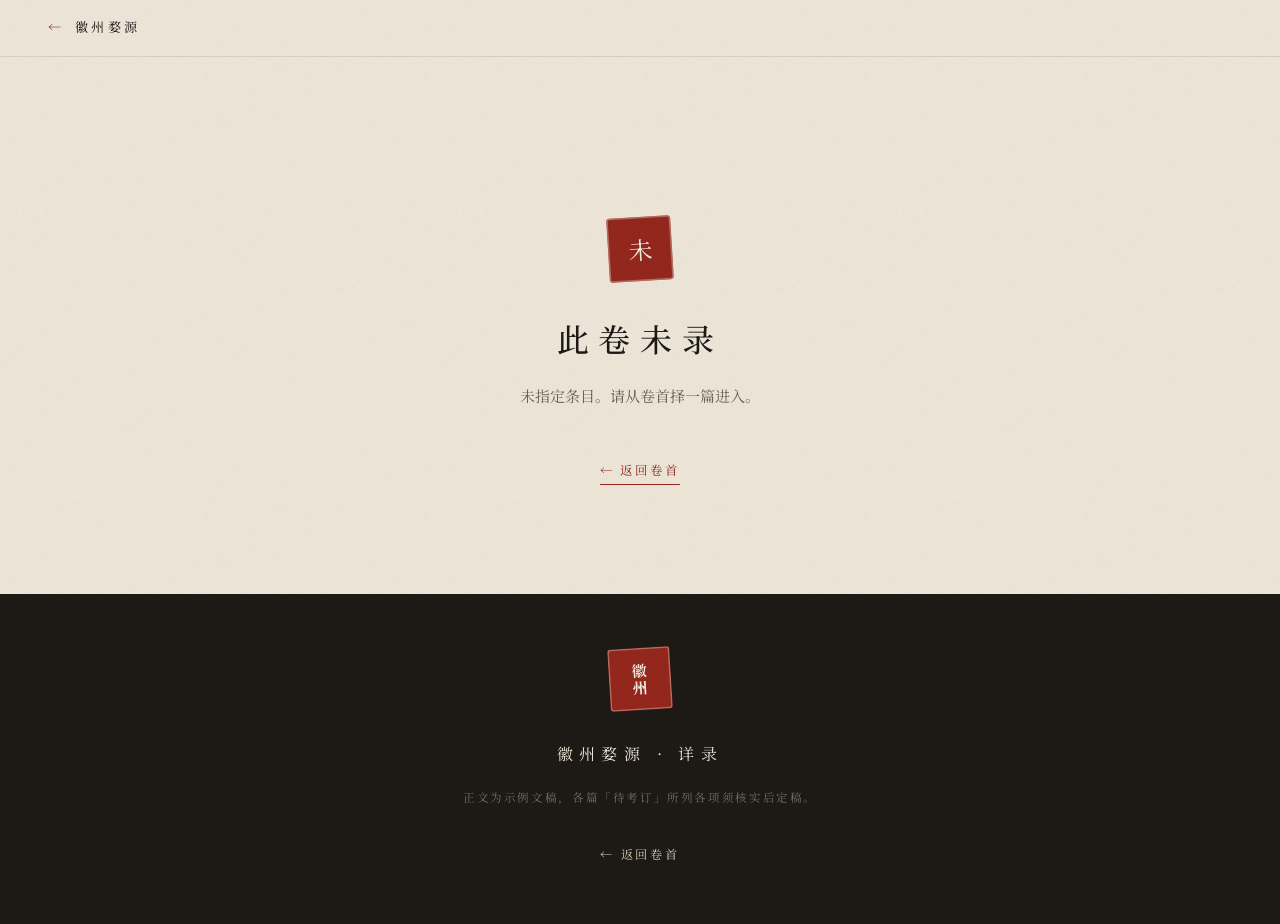
<file: detail.html>
<!DOCTYPE html>
<html lang="zh-Hans">
<head>
<meta charset="UTF-8">
<meta name="viewport" content="width=device-width, initial-scale=1.0">
<title>详录 · 徽州婺源</title>
<link rel="preload" href="assets/fonts/NotoSerifSC-subset.woff2" as="font" type="font/woff2" crossorigin>
<link rel="stylesheet" href="assets/css/styles.css">
</head>
<body class="detail-body">

<div class="grain" aria-hidden="true"></div>

<header class="topbar">
  <a class="topbar__home" href="index.html">
    <span class="topbar__arrow">←</span>
    <span>徽州婺源</span>
  </a>
  <nav class="topbar__nav" id="topbarNav" aria-label="同类条目"></nav>
</header>

<main id="entry"></main>

<footer class="foot foot--detail">
  <div class="wrap">
    <div class="seal foot__seal" aria-hidden="true"><span>徽</span><span>州</span></div>
    <p class="foot__line">徽州婺源 · 详录</p>
    <p class="foot__note">正文为示例文稿，各篇「待考订」所列各项须核实后定稿。</p>
    <p class="foot__back"><a href="index.html">← 返回卷首</a></p>
  </div>
</footer>

<script src="assets/data/people.js"></script>
<script src="assets/data/villages.js"></script>
<script src="assets/data/culture.js"></script>
<script src="assets/data/food.js"></script>
<script src="assets/data/present.js"></script>
<script src="assets/data/future.js"></script>
<script src="assets/js/detail.js"></script>
</body>
</html>
</file>
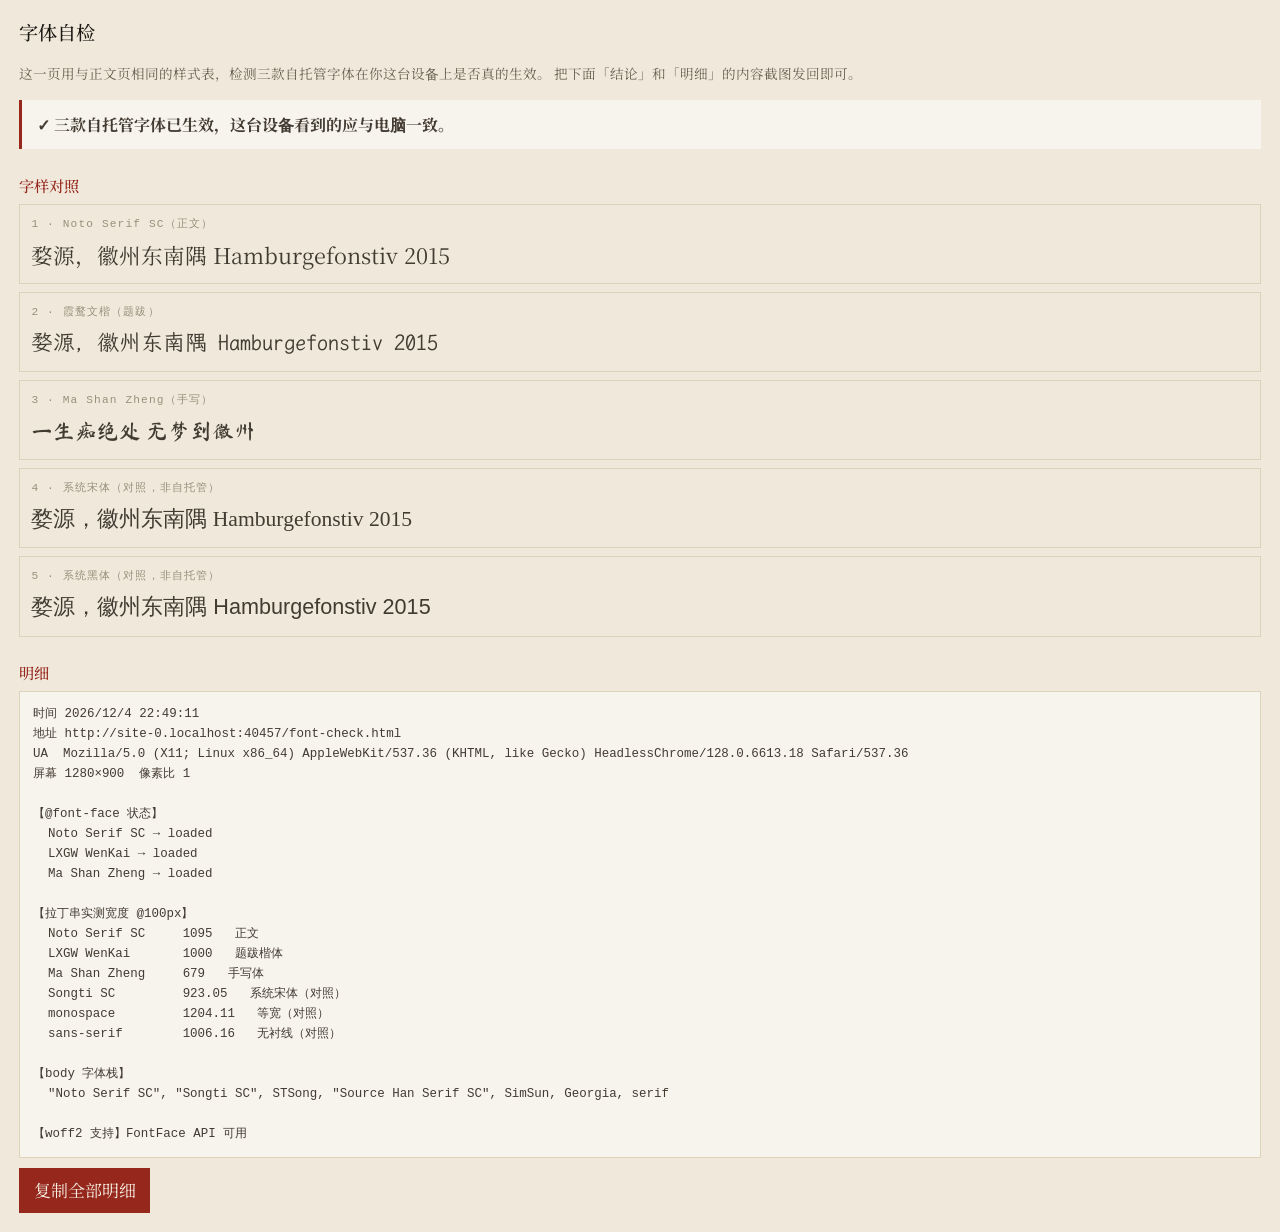
<file: font-check.html>
<!DOCTYPE html>
<html lang="zh-Hans">
<head>
<meta charset="UTF-8">
<meta name="viewport" content="width=device-width, initial-scale=1.0">
<title>字体自检 · 徽州婺源</title>
<!-- 刻意引用与正文页完全相同的样式表，这样测到的就是真实情形 -->
<link rel="stylesheet" href="assets/css/styles.css">
<style>
  body{ padding:1.2rem; line-height:1.7; }
  h1{ font-size:1.2rem; margin:0 0 1rem; }
  h2{ font-size:.95rem; margin:1.6rem 0 .5rem; color:var(--cinnabar); }
  #out{ font-family:ui-monospace,Menlo,Consolas,monospace; font-size:.78rem;
        white-space:pre-wrap; word-break:break-all; line-height:1.6;
        background:rgba(255,255,255,.5); padding:.8rem; border:1px solid var(--paper-deep); }
  .verdict{ font-size:1rem; font-weight:700; padding:.7rem .9rem; margin:.9rem 0;
            border-left:3px solid var(--cinnabar); background:rgba(255,255,255,.5); }
  .sample{ margin:.5rem 0; padding:.6rem .7rem; border:1px solid var(--paper-deep); }
  .sample b{ display:block; font-size:.7rem; letter-spacing:.1em; color:var(--ink-faint);
             font-weight:400; margin-bottom:.2rem; font-family:ui-monospace,monospace; }
  .sample p{ margin:0; font-size:1.35rem; }
  .s-noto{ font-family:"Noto Serif SC",serif; }
  .s-kai { font-family:"LXGW WenKai",serif; }
  .s-hand{ font-family:"Ma Shan Zheng",serif; }
  .s-sys { font-family:"Songti SC","SimSun",serif; }
  .s-sans{ font-family:sans-serif; }
  button{ font:inherit; padding:.5rem .9rem; margin-top:.6rem;
          background:var(--cinnabar); color:#f6efe2; border:0; }
</style>
</head>
<body>

<h1>字体自检</h1>
<p style="font-size:.85rem;color:var(--ink-mid);margin-top:0">
  这一页用与正文页相同的样式表，检测三款自托管字体在你这台设备上是否真的生效。
  把下面「结论」和「明细」的内容截图发回即可。
</p>

<div id="verdict" class="verdict">检测中……</div>

<h2>字样对照</h2>
<div class="sample s-noto"><b>1 · Noto Serif SC（正文）</b><p>婺源，徽州东南隅 Hamburgefonstiv 2015</p></div>
<div class="sample s-kai"><b>2 · 霞鹜文楷（题跋）</b><p>婺源，徽州东南隅 Hamburgefonstiv 2015</p></div>
<div class="sample s-hand"><b>3 · Ma Shan Zheng（手写）</b><p>一生痴绝处 无梦到徽州</p></div>
<div class="sample s-sys"><b>4 · 系统宋体（对照，非自托管）</b><p>婺源，徽州东南隅 Hamburgefonstiv 2015</p></div>
<div class="sample s-sans"><b>5 · 系统黑体（对照，非自托管）</b><p>婺源，徽州东南隅 Hamburgefonstiv 2015</p></div>

<h2>明细</h2>
<div id="out">检测中……</div>
<button onclick="copyAll()">复制全部明细</button>

<script>
// 用拉丁串量宽度来判断字体是否真的生效：汉字在这些字体里都是等宽全角，
// 量汉字得到的宽度全都相同，区分不出来，必须用拉丁字符。
var PROBE = 'Hamburgefonstiv 2015';
var FAMILIES = {
  'Noto Serif SC': '正文',
  'LXGW WenKai': '题跋楷体',
  'Ma Shan Zheng': '手写体',
  'Songti SC': '系统宋体（对照）',
  'monospace': '等宽（对照）',
  'sans-serif': '无衬线（对照）'
};

function measure(family){
  var s = document.createElement('span');
  s.style.cssText = 'position:absolute;visibility:hidden;white-space:nowrap;font-size:100px';
  s.style.fontFamily = family === 'monospace' || family === 'sans-serif'
      ? family : '"' + family + '"';
  s.textContent = PROBE;
  document.body.appendChild(s);
  var w = Math.round(s.getBoundingClientRect().width * 100) / 100;
  s.remove();
  return w;
}

function run(){
  var lines = [];
  lines.push('时间 ' + new Date().toLocaleString('zh-CN'));
  lines.push('地址 ' + location.href);
  lines.push('UA  ' + navigator.userAgent);
  lines.push('屏幕 ' + window.innerWidth + '×' + window.innerHeight +
             '  像素比 ' + (window.devicePixelRatio || '?'));
  lines.push('');

  // 一、@font-face 是否加载成功
  lines.push('【@font-face 状态】');
  var faces = {};
  if (document.fonts && document.fonts.forEach) {
    document.fonts.forEach(function(f){ faces[f.family] = f.status; });
  }
  ['Noto Serif SC','LXGW WenKai','Ma Shan Zheng'].forEach(function(n){
    lines.push('  ' + n + ' → ' + (faces[n] || '未注册'));
  });
  lines.push('');

  // 二、实测宽度。自托管字体若与系统宋体同宽，说明其实没生效
  lines.push('【拉丁串实测宽度 @100px】');
  var w = {};
  Object.keys(FAMILIES).forEach(function(f){
    w[f] = measure(f);
    lines.push('  ' + (f + '                    ').slice(0,18) + w[f] +
               '   ' + FAMILIES[f]);
  });
  lines.push('');

  // 三、正文实际采用的字体
  var bodyFam = getComputedStyle(document.body).fontFamily;
  lines.push('【body 字体栈】');
  lines.push('  ' + bodyFam);
  lines.push('');
  lines.push('【woff2 支持】' +
    (window.FontFace ? 'FontFace API 可用' : 'FontFace API 不可用'));

  document.getElementById('out').textContent = lines.join('\n');

  // 判定：三款自托管字体两两不同宽，且都不等于系统宋体，才算真的生效
  var mine = [w['Noto Serif SC'], w['LXGW WenKai'], w['Ma Shan Zheng']];
  var uniq = mine.filter(function(v,i){ return mine.indexOf(v) === i; }).length;
  var sameAsSystem = mine.filter(function(v){ return v === w['Songti SC']; }).length;
  var allLoaded = ['Noto Serif SC','LXGW WenKai','Ma Shan Zheng']
        .every(function(n){ return faces[n] === 'loaded'; });

  var v = document.getElementById('verdict');
  if (allLoaded && uniq === 3 && sameAsSystem === 0) {
    v.textContent = '✓ 三款自托管字体已生效，这台设备看到的应与电脑一致。';
  } else if (!allLoaded) {
    v.textContent = '✗ 字体未加载成功（状态见明细）。可能是网络被拦、缓存了旧页面，'
                  + '或此浏览器不加载中文 webfont。';
  } else if (sameAsSystem > 0 || uniq < 3) {
    v.textContent = '✗ 字体虽已下载，但渲染时被替换成了系统字体——'
                  + '多见于内置浏览器强行套用自家字体。请换系统浏览器再试。';
  }
}

function copyAll(){
  var t = document.getElementById('verdict').textContent + '\n\n' +
          document.getElementById('out').textContent;
  if (navigator.clipboard) navigator.clipboard.writeText(t);
}

// 等字体加载完再测，否则会误判成未生效
if (document.fonts && document.fonts.ready) {
  document.fonts.ready.then(run);
  setTimeout(run, 6000);   // 兜底：字体迟迟不来也要出结果
} else {
  setTimeout(run, 3000);
}
</script>

</body>
</html>
</file>
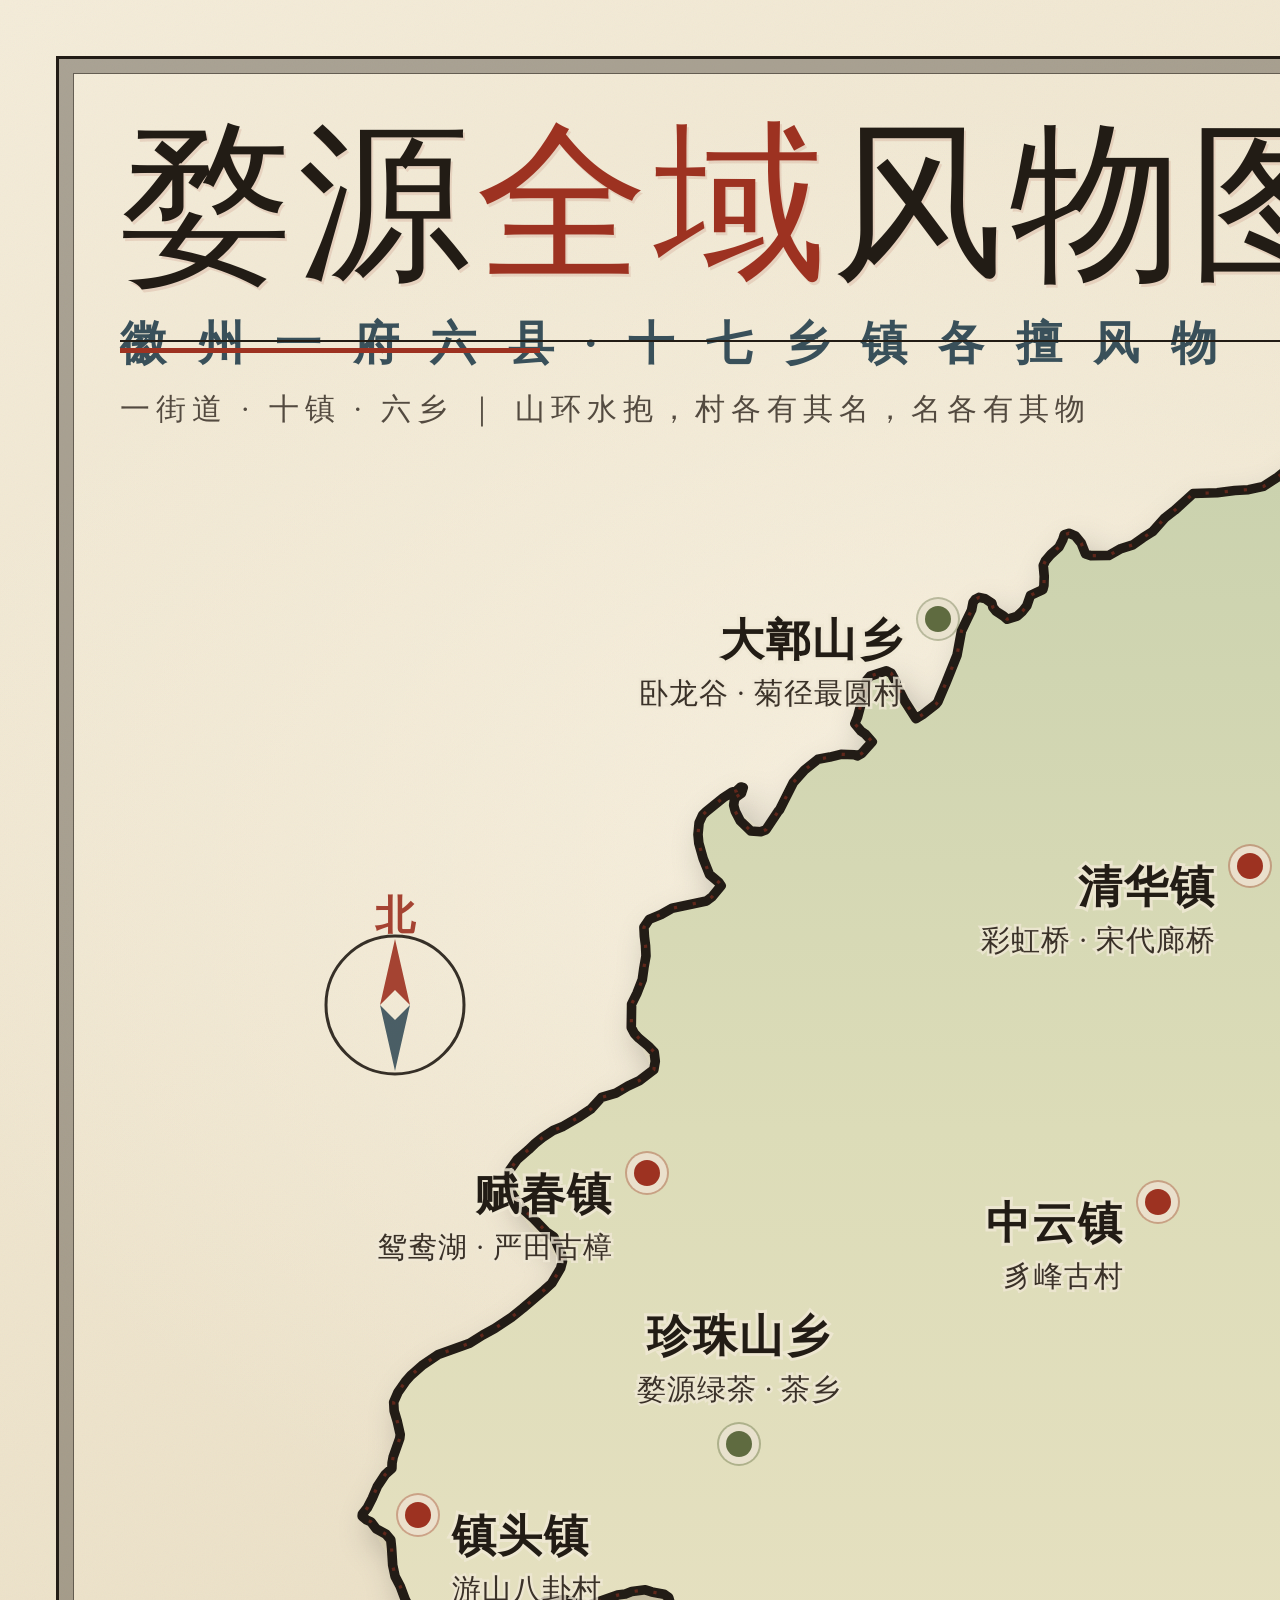
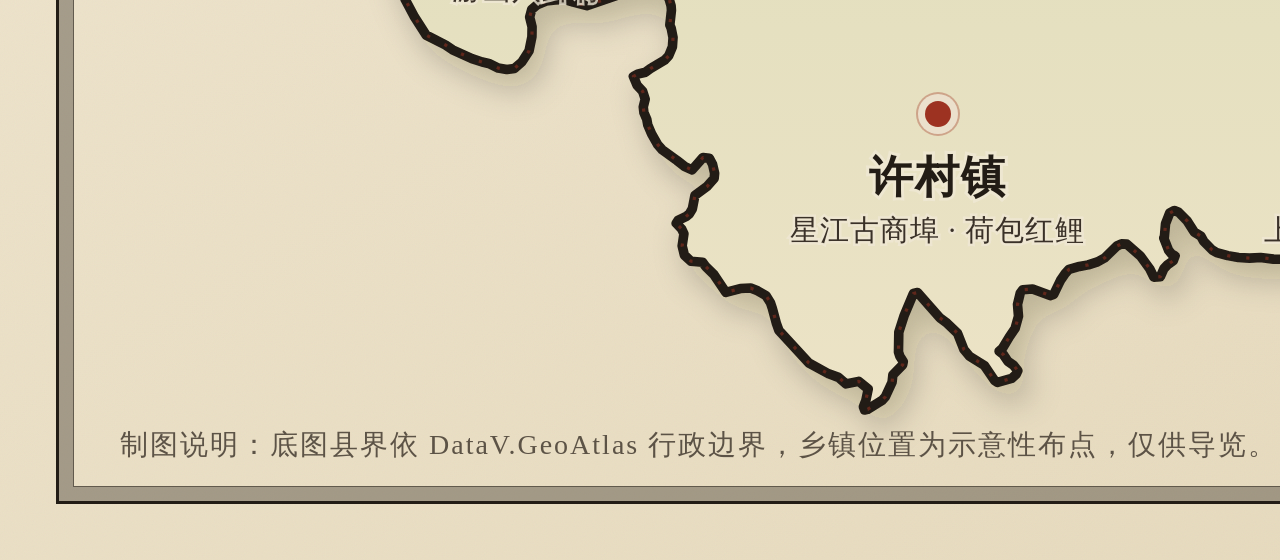
<file: map-poster.html>
<!DOCTYPE html>
<html lang="zh-CN"><head><meta charset="utf-8">
<style>
@font-face{font-family:"MSZ";src:url("file:///Users/techman-yuze/Desktop/Agent 项目/徽州婺源/.fontsrc/MaShanZheng-Regular.ttf");font-display:block}
@font-face{font-family:"NSC";src:url("file:///Users/techman-yuze/Desktop/Agent 项目/徽州婺源/.fontsrc/NotoSerifSC-VF.ttf");font-display:block}
@font-face{font-family:"LXGW";src:url("file:///Users/techman-yuze/Desktop/Agent 项目/徽州婺源/.fontsrc/LXGWWenKai-Regular.ttf");font-display:block}
*{margin:0;padding:0;box-sizing:border-box}
:root{
 --ink:#221c15;--ink2:#3a3128;--paper:#efe7d4;--paper2:#e6dcc3;
 --cin:#9d3221;--cin2:#b6472f;--tea:#5f6b40;--dai:#39505a;--gold:#a6763a;
}
html,body{width:3840px;height:2160px}
body{font-family:"NSC",serif;color:var(--ink);
 background:
  radial-gradient(1600px 1100px at 26% 40%, rgba(255,250,238,.55), transparent 70%),
  radial-gradient(1200px 900px at 82% 78%, rgba(210,196,166,.4), transparent 70%),
  linear-gradient(150deg,#f4ecd9,#e8dcc0 60%,#e0d3b4);
 position:relative;overflow:hidden}
.grain{position:absolute;inset:0;opacity:.05;pointer-events:none;
 background-image:url("data:image/svg+xml;utf8,<svg xmlns='http://www.w3.org/2000/svg' width='120' height='120'><filter id='n'><feTurbulence type='fractalNoise' baseFrequency='0.9' numOctaves='2'/></filter><rect width='120' height='120' filter='url(%23n)'/></svg>")}
.frame{position:absolute;inset:56px;border:3px solid var(--ink);
 box-shadow:inset 0 0 0 12px transparent, inset 0 0 0 15px rgba(34,28,21,.35);}
.frame::after{content:"";position:absolute;inset:14px;border:1.5px solid rgba(34,28,21,.5)}

/* header */
.head{position:absolute;left:120px;top:120px;right:120px;display:flex;align-items:flex-start;gap:40px}
.title{font-family:"MSZ";font-size:172px;line-height:.98;color:var(--ink);letter-spacing:6px;
 text-shadow:2px 3px 0 rgba(157,50,33,.12)}
.title .accent{color:var(--cin)}
.subwrap{margin-top:24px}
.sub{font-family:"NSC";font-weight:700;font-size:46px;letter-spacing:10px;color:var(--dai)}
.sub2{font-family:"LXGW";font-size:30px;letter-spacing:6px;color:var(--ink2);margin-top:14px;opacity:.86}
.enw{position:absolute;right:0;top:8px;font-family:"LXGW";font-size:34px;letter-spacing:16px;color:var(--gold);writing-mode:horizontal-tb}
.rule{position:absolute;left:120px;right:120px;top:340px;height:0;border-top:2px solid var(--ink);}
.rule::after{content:"";position:absolute;left:0;top:6px;width:420px;border-top:5px solid var(--cin)}

/* map */
.mapwrap{position:absolute;left:120px;top:410px;width:2560px;height:1600px}
.mapwrap svg{position:absolute;inset:0;width:100%;height:100%;overflow:visible}
.mk{position:absolute;transform:translate(-50%,-50%);z-index:5}
.mk .dot{position:absolute;left:0;top:0;width:26px;height:26px;transform:translate(-50%,-50%);
 border-radius:50%;background:var(--cin);box-shadow:0 0 0 7px rgba(239,231,212,.9),0 0 0 9px rgba(157,50,33,.35)}
.mk.seat .dot{width:38px;height:38px;background:var(--cin);box-shadow:0 0 0 9px rgba(239,231,212,.95),0 0 0 12px var(--gold)}
.mk.xiang .dot{background:var(--tea);box-shadow:0 0 0 7px rgba(239,231,212,.9),0 0 0 9px rgba(95,107,64,.4)}
.mk .lab{position:absolute;white-space:nowrap;display:flex;flex-direction:column;gap:4px}
.mk .nm{font-family:"NSC";font-weight:800;font-size:44px;letter-spacing:2px;color:var(--ink);
 -webkit-text-stroke:6px rgba(239,231,212,.85);paint-order:stroke fill}
.mk.seat .nm{font-size:52px;color:var(--cin)}
.mk .ft{font-family:"LXGW";font-style:normal;font-size:29px;color:var(--ink2);letter-spacing:1px;
 -webkit-text-stroke:5px rgba(239,231,212,.8);paint-order:stroke fill}
.mk.dir-r .lab{left:34px;top:-8px;align-items:flex-start}
.mk.dir-l .lab{right:34px;top:-8px;align-items:flex-end}
.mk.dir-l .nm,.mk.dir-l .ft{text-align:right}
.mk.dir-t .lab{left:50%;bottom:34px;transform:translateX(-50%);align-items:center}
.mk.dir-b .lab{left:50%;top:34px;transform:translateX(-50%);align-items:center}

/* index panel */
.panel{position:absolute;right:120px;top:410px;width:960px;height:1600px;
 background:linear-gradient(180deg,rgba(247,240,225,.92),rgba(238,228,206,.92));
 border:2px solid var(--ink);box-shadow:14px 16px 0 rgba(34,28,21,.14);padding:56px 60px}
.panel h2{font-family:"MSZ";font-size:74px;color:var(--cin);letter-spacing:8px;margin-bottom:6px}
.panel .pcap{font-family:"LXGW";font-size:30px;color:var(--ink2);letter-spacing:4px;margin-bottom:30px;opacity:.85}
.grp{margin-bottom:26px}
.grp .gt{font-family:"NSC";font-weight:800;font-size:40px;color:var(--dai);letter-spacing:6px;
 border-left:12px solid var(--tea);padding-left:20px;margin-bottom:14px}
.grp.town .gt{border-color:var(--cin)}
.grp.seat .gt{border-color:var(--gold)}
.grp ul{list-style:none;columns:1}
.grp li{display:flex;align-items:baseline;gap:18px;padding:8px 0;border-bottom:1px dashed rgba(58,49,40,.28)}
.grp li b{font-family:"NSC";font-weight:800;font-size:36px;min-width:190px;color:var(--ink)}
.grp li span{font-family:"LXGW";font-size:31px;color:var(--ink2);letter-spacing:1px}

/* compass */
.compass{position:absolute;left:200px;top:520px;width:150px;height:150px;z-index:8;opacity:.9}
.compass .n{position:absolute;left:50%;top:-42px;transform:translateX(-50%);font-family:"NSC";font-weight:800;font-size:40px;color:var(--cin)}

/* seal */
.seal{position:absolute;right:1140px;bottom:170px;width:210px;height:210px;border:9px solid var(--cin);
 border-radius:14px;display:flex;align-items:center;justify-content:center;
 background:rgba(157,50,33,.06);transform:rotate(-4deg);z-index:9}
.seal span{font-family:"MSZ";font-size:96px;color:var(--cin);line-height:.9;text-align:center;letter-spacing:2px}

/* footer */
.foot{position:absolute;left:120px;bottom:96px;right:120px;display:flex;justify-content:space-between;
 font-family:"LXGW";font-size:28px;color:var(--ink2);letter-spacing:2px;opacity:.8}
</style></head>
<body>
<div class="grain"></div>
<div class="frame"></div>

<div class="head">
 <div style="position:relative;flex:1">
  <div class="title">婺源<span class="accent">全域</span>风物图</div>
  <div class="subwrap">
   <div class="sub">徽 州 一 府 六 县 · 十 七 乡 镇 各 擅 风 物</div>
   <div class="sub2">一街道 · 十镇 · 六乡 ｜ 山环水抱，村各有其名，名各有其物</div>
  </div>
  <div class="enw">WUYUAN&nbsp;·&nbsp;HUIZHOU</div>
 </div>
</div>
<div class="rule"></div>

<div class="mapwrap">
 <svg viewBox="0 0 1297.3 1000.0" preserveAspectRatio="xMidYMid meet">
  <defs>
   <linearGradient id="terr" x1="0" y1="0" x2="0" y2="1">
    <stop offset="0" stop-color="#c9d1ad"/>
    <stop offset="0.45" stop-color="#dcdcb8"/>
    <stop offset="1" stop-color="#ece3c6"/>
   </linearGradient>
   <filter id="soft" x="-10%" y="-10%" width="120%" height="120%">
    <feDropShadow dx="6" dy="10" stdDeviation="10" flood-color="#221c15" flood-opacity="0.22"/>
   </filter>
  </defs>
  <path d="M 1271.9,325.5 L 1272.0,322.6 L 1272.9,318.4 L 1271.4,312.2 L 1268.9,309.1 L 1266.3,306.9 L 1264.3,306.3 L 1260.8,308.2 L 1256.2,309.7 L 1250.6,310.3 L 1246.4,308.7 L 1241.0,302.9 L 1235.7,300.1 L 1226.4,295.6 L 1217.0,292.8 L 1201.6,290.0 L 1183.7,283.6 L 1177.5,277.1 L 1173.0,265.3 L 1173.4,259.1 L 1187.5,250.1 L 1188.7,244.0 L 1189.1,237.0 L 1188.2,226.9 L 1186.6,219.5 L 1182.9,213.0 L 1175.5,203.3 L 1171.8,195.5 L 1170.6,189.0 L 1175.0,182.1 L 1182.7,174.7 L 1188.8,167.7 L 1195.6,157.5 L 1196.4,147.3 L 1194.3,139.6 L 1185.7,128.2 L 1181.2,123.7 L 1175.5,119.7 L 1169.4,116.4 L 1160.4,112.8 L 1151.4,105.1 L 1142.4,100.3 L 1133.0,84.8 L 1124.0,80.4 L 1119.9,78.8 L 1114.6,78.0 L 1107.3,79.3 L 1100.8,79.3 L 1088.1,73.7 L 1080.3,72.1 L 1075.0,70.5 L 1066.9,69.4 L 1059.9,66.2 L 1051.3,62.6 L 1047.2,58.1 L 1045.9,53.6 L 1046.7,47.1 L 1046.7,40.6 L 1043.8,31.6 L 1039.2,21.5 L 1025.7,13.5 L 1017.1,10.7 L 1004.0,7.1 L 994.5,1.9 L 985.5,0.0 L 978.6,0.5 L 970.4,3.8 L 964.3,9.2 L 957.4,17.8 L 953.0,24.4 L 948.9,29.7 L 943.2,31.0 L 938.3,24.5 L 932.5,18.0 L 924.3,14.5 L 918.2,14.9 L 910.9,18.3 L 902.7,23.6 L 895.0,33.5 L 886.5,43.3 L 877.6,51.2 L 869.5,52.1 L 864.1,48.0 L 858.0,45.2 L 849.8,42.4 L 837.6,45.0 L 827.4,46.7 L 810.4,55.0 L 801.9,57.9 L 794.1,57.1 L 786.8,58.0 L 781.1,57.2 L 775.0,54.4 L 772.1,49.9 L 767.6,46.3 L 761.1,43.0 L 755.4,41.9 L 748.9,41.5 L 743.2,41.5 L 733.4,35.9 L 717.9,31.5 L 708.9,25.8 L 702.3,16.5 L 697.8,11.6 L 693.7,9.6 L 688.0,8.0 L 681.1,7.6 L 673.8,8.5 L 669.3,9.8 L 662.5,12.7 L 654.7,14.3 L 648.2,18.1 L 643.4,22.2 L 636.1,26.3 L 627.6,32.1 L 617.5,37.8 L 611.8,37.9 L 606.1,35.9 L 597.1,33.5 L 589.7,32.0 L 580.8,34.9 L 572.3,41.9 L 563.4,47.7 L 554.0,49.8 L 545.4,50.3 L 534.4,51.7 L 519.4,52.2 L 507.8,62.7 L 501.6,67.5 L 494.1,75.9 L 487.9,79.9 L 481.7,84.3 L 474.3,86.6 L 466.6,90.9 L 455.4,91.0 L 452.1,90.0 L 449.4,83.2 L 445.7,78.7 L 441.7,77.0 L 438.8,78.0 L 437.9,81.0 L 435.6,85.6 L 430.3,90.4 L 427.1,94.1 L 425.7,97.2 L 426.3,104.0 L 426.1,109.7 L 425.4,112.3 L 417.7,115.8 L 415.4,122.4 L 412.8,125.7 L 409.3,128.9 L 403.2,130.8 L 400.9,128.8 L 396.2,125.8 L 394.2,123.3 L 393.6,120.8 L 389.3,117.9 L 385.5,117.1 L 383.1,118.4 L 381.8,120.2 L 380.9,125.0 L 374.6,138.0 L 371.8,153.2 L 365.1,169.9 L 359.8,182.4 L 358.8,183.7 L 350.4,190.3 L 346.1,193.0 L 339.0,181.8 L 334.1,172.1 L 333.3,169.3 L 330.7,164.6 L 327.6,163.0 L 317.5,166.3 L 315.1,169.1 L 314.6,173.3 L 309.6,192.0 L 307.9,196.1 L 311.8,200.7 L 314.7,202.8 L 318.8,207.4 L 312.2,214.7 L 309.4,216.2 L 307.7,215.5 L 299.2,215.2 L 292.3,216.9 L 284.9,218.3 L 276.5,225.0 L 269.5,232.8 L 260.8,250.1 L 260.2,250.6 L 252.4,262.3 L 249.1,263.6 L 242.9,263.1 L 236.3,256.8 L 233.2,250.8 L 232.2,247.0 L 232.6,243.9 L 233.7,241.9 L 237.0,239.6 L 238.2,236.0 L 236.7,235.6 L 234.0,238.0 L 231.2,238.8 L 225.7,242.3 L 214.9,251.1 L 212.8,253.1 L 210.6,257.9 L 209.9,265.3 L 210.4,270.7 L 213.1,280.3 L 217.1,290.3 L 223.0,295.3 L 224.4,297.3 L 218.7,304.2 L 215.2,306.9 L 193.7,311.4 L 186.8,315.3 L 179.4,318.4 L 176.1,323.3 L 176.4,329.0 L 177.1,334.7 L 177.4,341.2 L 176.1,348.6 L 175.1,355.9 L 171.8,364.4 L 168.4,371.3 L 168.2,385.9 L 170.1,389.6 L 172.9,392.6 L 178.9,397.6 L 182.5,401.3 L 183.2,407.0 L 182.3,412.3 L 173.3,419.1 L 166.0,422.6 L 158.6,427.0 L 149.6,429.6 L 143.0,436.9 L 136.0,441.6 L 125.0,448.0 L 119.3,450.3 L 112.7,454.7 L 108.2,458.3 L 104.0,462.3 L 97.0,468.3 L 91.6,475.9 L 91.2,480.0 L 91.5,486.1 L 94.7,491.5 L 99.8,498.9 L 107.0,505.2 L 115.0,513.5 L 119.8,516.8 L 124.5,527.5 L 125.2,532.0 L 124.0,536.5 L 118.5,545.8 L 113.6,550.2 L 100.4,561.4 L 93.4,567.0 L 82.8,574.1 L 75.4,578.1 L 67.2,583.3 L 47.6,590.3 L 38.1,596.7 L 30.3,603.5 L 27.0,607.3 L 22.4,613.9 L 19.7,620.1 L 20.0,625.5 L 22.0,632.3 L 23.8,640.3 L 23.5,642.7 L 19.4,654.3 L 18.7,658.0 L 18.6,661.5 L 14.4,665.3 L 9.5,672.7 L 6.3,680.2 L 3.3,686.1 L 0.1,690.2 L 0.0,691.4 L 2.7,693.7 L 5.5,694.9 L 8.7,699.2 L 15.0,702.7 L 17.9,706.2 L 18.4,711.3 L 19.1,722.1 L 20.6,729.1 L 23.8,735.2 L 26.9,743.4 L 32.8,754.5 L 40.0,765.7 L 52.1,771.9 L 56.5,774.9 L 68.6,780.4 L 75.0,782.5 L 79.1,783.4 L 85.1,786.3 L 90.4,787.2 L 95.2,786.5 L 99.8,782.5 L 104.3,775.6 L 106.1,766.7 L 106.2,760.6 L 104.7,754.4 L 106.0,749.6 L 109.3,746.8 L 115.0,744.4 L 120.6,743.7 L 126.3,743.4 L 132.0,745.1 L 140.4,747.3 L 159.6,740.7 L 164.5,740.0 L 168.5,738.5 L 177.0,737.4 L 181.0,738.7 L 188.7,740.2 L 191.6,742.2 L 193.1,747.4 L 193.3,750.2 L 192.3,759.3 L 193.2,761.6 L 194.3,767.2 L 193.9,773.1 L 191.6,778.6 L 189.0,781.4 L 180.1,786.7 L 177.1,788.9 L 172.1,790.1 L 169.5,791.5 L 171.8,797.0 L 175.3,800.8 L 176.9,805.7 L 175.7,810.6 L 176.1,814.2 L 177.9,818.4 L 178.5,821.8 L 180.9,827.4 L 184.7,834.1 L 187.4,837.2 L 196.7,844.0 L 201.7,847.9 L 206.2,849.9 L 213.0,842.2 L 217.0,842.7 L 219.0,846.4 L 220.3,852.1 L 220.0,855.2 L 215.6,860.3 L 208.0,865.8 L 206.4,874.2 L 204.6,877.3 L 202.3,879.2 L 197.4,881.5 L 196.3,883.3 L 199.7,886.9 L 201.1,889.9 L 200.0,897.4 L 201.4,903.2 L 205.5,907.0 L 212.8,907.6 L 214.7,910.3 L 219.8,915.3 L 227.3,926.5 L 236.3,924.1 L 242.8,923.8 L 247.2,925.5 L 252.4,928.5 L 255.2,933.0 L 256.3,936.3 L 259.0,946.2 L 260.5,950.3 L 279.2,970.6 L 291.6,977.4 L 297.7,979.6 L 302.4,983.7 L 310.3,982.1 L 316.3,986.9 L 314.8,994.0 L 313.3,998.0 L 314.0,1000.0 L 315.9,999.6 L 324.9,994.0 L 327.0,991.7 L 331.2,982.7 L 331.7,978.0 L 337.8,971.8 L 338.2,969.7 L 336.0,966.3 L 335.2,963.8 L 335.4,951.4 L 338.8,940.8 L 344.5,927.2 L 347.2,926.6 L 361.1,942.4 L 364.9,945.2 L 372.1,952.0 L 376.1,962.2 L 379.6,966.4 L 388.9,972.2 L 395.2,981.5 L 397.1,982.7 L 405.9,980.3 L 408.8,977.6 L 409.8,975.5 L 407.1,972.0 L 403.5,969.5 L 400.7,965.3 L 398.1,963.3 L 400.3,961.3 L 404.5,954.3 L 408.1,949.0 L 410.2,941.4 L 409.6,934.0 L 411.3,926.9 L 412.9,924.8 L 419.0,924.4 L 430.0,928.5 L 432.2,927.8 L 436.5,918.9 L 439.4,914.7 L 441.8,912.1 L 448.3,910.3 L 453.8,909.3 L 459.6,907.4 L 464.1,904.9 L 471.7,897.5 L 474.6,896.2 L 477.9,896.3 L 486.3,903.6 L 492.2,911.7 L 494.8,917.0 L 498.9,916.7 L 501.1,911.6 L 503.3,909.3 L 507.0,906.6 L 508.1,903.7 L 505.9,902.5 L 504.0,900.1 L 501.0,892.5 L 501.4,891.8 L 502.1,883.6 L 504.7,876.9 L 507.6,875.3 L 510.3,876.4 L 515.6,881.8 L 520.1,888.8 L 524.2,891.3 L 526.0,894.6 L 531.3,900.0 L 534.1,901.6 L 541.0,903.5 L 547.7,904.7 L 554.6,905.1 L 561.5,904.7 L 569.6,905.7 L 573.7,905.8 L 588.6,904.7 L 590.5,906.2 L 591.8,911.3 L 593.6,912.0 L 599.7,908.8 L 603.4,908.1 L 605.6,908.4 L 607.3,907.4 L 609.5,903.9 L 610.3,900.1 L 611.6,898.3 L 616.0,895.6 L 622.9,889.1 L 629.6,886.3 L 633.6,883.7 L 636.5,882.6 L 646.1,881.1 L 648.7,880.0 L 653.3,871.5 L 656.6,866.3 L 658.7,864.4 L 661.4,859.8 L 670.9,847.0 L 665.3,841.0 L 665.1,836.0 L 663.8,831.5 L 661.4,828.4 L 660.7,825.0 L 661.0,821.8 L 663.8,818.8 L 668.6,816.3 L 673.4,816.4 L 690.8,817.5 L 697.9,822.7 L 699.8,825.6 L 700.4,828.1 L 697.7,831.0 L 697.3,833.0 L 698.3,834.4 L 702.8,833.9 L 710.2,832.4 L 712.4,829.1 L 712.6,823.2 L 711.4,819.2 L 709.2,815.0 L 706.2,811.1 L 700.3,805.4 L 697.9,801.5 L 698.0,798.4 L 699.6,794.9 L 701.1,793.7 L 704.7,792.5 L 710.4,789.4 L 716.0,780.9 L 723.0,775.2 L 724.9,776.0 L 726.7,779.5 L 735.5,786.2 L 743.1,788.8 L 752.5,786.1 L 764.8,779.5 L 776.6,774.0 L 790.1,768.6 L 795.4,768.3 L 802.3,766.8 L 812.8,765.4 L 819.3,765.9 L 825.8,765.6 L 835.5,765.8 L 844.1,764.8 L 847.4,761.6 L 849.2,755.5 L 848.9,749.7 L 849.8,742.4 L 853.6,735.6 L 857.4,730.3 L 860.7,724.3 L 864.0,721.1 L 871.5,716.7 L 878.4,715.6 L 886.2,712.5 L 891.9,708.9 L 899.7,705.0 L 910.8,700.7 L 921.5,694.8 L 927.4,687.5 L 929.6,675.3 L 934.3,669.3 L 945.8,660.9 L 950.4,658.1 L 953.7,655.3 L 955.0,651.3 L 956.0,641.9 L 960.9,621.6 L 963.1,613.5 L 966.2,603.7 L 969.5,597.7 L 974.5,593.7 L 980.3,591.3 L 1001.2,586.0 L 1006.9,584.8 L 1014.3,582.1 L 1020.5,578.1 L 1026.8,569.7 L 1028.1,565.6 L 1029.5,557.1 L 1030.6,542.4 L 1029.9,537.9 L 1032.0,531.8 L 1036.1,530.7 L 1039.8,532.4 L 1045.4,537.8 L 1049.0,540.7 L 1054.1,541.9 L 1059.2,549.8 L 1063.2,552.5 L 1065.4,553.0 L 1068.0,551.7 L 1071.3,545.5 L 1072.6,541.9 L 1074.5,538.3 L 1078.9,536.3 L 1081.5,533.8 L 1086.5,527.3 L 1089.7,524.8 L 1085.2,519.8 L 1084.1,518.0 L 1084.1,515.6 L 1087.8,512.5 L 1090.8,511.6 L 1093.8,511.6 L 1100.8,513.3 L 1105.6,515.0 L 1109.4,516.8 L 1113.1,517.6 L 1121.3,520.1 L 1126.6,521.3 L 1135.6,521.7 L 1139.5,519.0 L 1140.8,516.9 L 1145.4,511.4 L 1150.3,506.7 L 1152.3,506.1 L 1154.3,506.9 L 1156.2,508.8 L 1160.3,515.2 L 1175.6,520.9 L 1183.7,523.5 L 1187.9,523.2 L 1188.7,522.0 L 1195.3,518.3 L 1200.3,517.3 L 1204.4,519.0 L 1209.7,519.3 L 1212.4,517.7 L 1215.6,514.6 L 1221.3,510.9 L 1231.0,502.0 L 1235.2,499.2 L 1242.0,498.9 L 1246.5,499.5 L 1248.7,498.4 L 1248.9,495.1 L 1247.4,489.2 L 1245.6,484.4 L 1242.1,479.3 L 1238.2,475.5 L 1234.3,473.3 L 1230.9,470.2 L 1231.1,468.7 L 1238.1,466.4 L 1241.8,464.1 L 1244.4,461.5 L 1248.8,458.1 L 1251.4,456.9 L 1254.2,453.1 L 1255.9,449.1 L 1256.8,443.7 L 1256.3,440.6 L 1256.8,437.6 L 1259.3,434.6 L 1262.5,432.3 L 1265.1,431.3 L 1271.9,424.1 L 1275.6,422.1 L 1282.3,420.9 L 1288.6,418.3 L 1292.8,414.2 L 1294.8,410.3 L 1295.9,402.5 L 1297.0,397.4 L 1297.3,391.9 L 1296.2,387.6 L 1290.8,378.9 L 1288.9,374.3 L 1289.5,372.2 L 1292.9,366.5 L 1294.9,361.7 L 1296.3,359.2 L 1296.4,357.1 L 1292.5,353.2 L 1290.1,351.5 L 1277.1,340.8 L 1273.9,338.0 L 1270.4,331.9 L 1270.3,327.7 L 1271.9,325.5 Z" fill="url(#terr)" stroke="#221c15" stroke-width="6"
        stroke-linejoin="round" filter="url(#soft)"/>
  <path d="M 1271.9,325.5 L 1272.0,322.6 L 1272.9,318.4 L 1271.4,312.2 L 1268.9,309.1 L 1266.3,306.9 L 1264.3,306.3 L 1260.8,308.2 L 1256.2,309.7 L 1250.6,310.3 L 1246.4,308.7 L 1241.0,302.9 L 1235.7,300.1 L 1226.4,295.6 L 1217.0,292.8 L 1201.6,290.0 L 1183.7,283.6 L 1177.5,277.1 L 1173.0,265.3 L 1173.4,259.1 L 1187.5,250.1 L 1188.7,244.0 L 1189.1,237.0 L 1188.2,226.9 L 1186.6,219.5 L 1182.9,213.0 L 1175.5,203.3 L 1171.8,195.5 L 1170.6,189.0 L 1175.0,182.1 L 1182.7,174.7 L 1188.8,167.7 L 1195.6,157.5 L 1196.4,147.3 L 1194.3,139.6 L 1185.7,128.2 L 1181.2,123.7 L 1175.5,119.7 L 1169.4,116.4 L 1160.4,112.8 L 1151.4,105.1 L 1142.4,100.3 L 1133.0,84.8 L 1124.0,80.4 L 1119.9,78.8 L 1114.6,78.0 L 1107.3,79.3 L 1100.8,79.3 L 1088.1,73.7 L 1080.3,72.1 L 1075.0,70.5 L 1066.9,69.4 L 1059.9,66.2 L 1051.3,62.6 L 1047.2,58.1 L 1045.9,53.6 L 1046.7,47.1 L 1046.7,40.6 L 1043.8,31.6 L 1039.2,21.5 L 1025.7,13.5 L 1017.1,10.7 L 1004.0,7.1 L 994.5,1.9 L 985.5,0.0 L 978.6,0.5 L 970.4,3.8 L 964.3,9.2 L 957.4,17.8 L 953.0,24.4 L 948.9,29.7 L 943.2,31.0 L 938.3,24.5 L 932.5,18.0 L 924.3,14.5 L 918.2,14.9 L 910.9,18.3 L 902.7,23.6 L 895.0,33.5 L 886.5,43.3 L 877.6,51.2 L 869.5,52.1 L 864.1,48.0 L 858.0,45.2 L 849.8,42.4 L 837.6,45.0 L 827.4,46.7 L 810.4,55.0 L 801.9,57.9 L 794.1,57.1 L 786.8,58.0 L 781.1,57.2 L 775.0,54.4 L 772.1,49.9 L 767.6,46.3 L 761.1,43.0 L 755.4,41.9 L 748.9,41.5 L 743.2,41.5 L 733.4,35.9 L 717.9,31.5 L 708.9,25.8 L 702.3,16.5 L 697.8,11.6 L 693.7,9.6 L 688.0,8.0 L 681.1,7.6 L 673.8,8.5 L 669.3,9.8 L 662.5,12.7 L 654.7,14.3 L 648.2,18.1 L 643.4,22.2 L 636.1,26.3 L 627.6,32.1 L 617.5,37.8 L 611.8,37.9 L 606.1,35.9 L 597.1,33.5 L 589.7,32.0 L 580.8,34.9 L 572.3,41.9 L 563.4,47.7 L 554.0,49.8 L 545.4,50.3 L 534.4,51.7 L 519.4,52.2 L 507.8,62.7 L 501.6,67.5 L 494.1,75.9 L 487.9,79.9 L 481.7,84.3 L 474.3,86.6 L 466.6,90.9 L 455.4,91.0 L 452.1,90.0 L 449.4,83.2 L 445.7,78.7 L 441.7,77.0 L 438.8,78.0 L 437.9,81.0 L 435.6,85.6 L 430.3,90.4 L 427.1,94.1 L 425.7,97.2 L 426.3,104.0 L 426.1,109.7 L 425.4,112.3 L 417.7,115.8 L 415.4,122.4 L 412.8,125.7 L 409.3,128.9 L 403.2,130.8 L 400.9,128.8 L 396.2,125.8 L 394.2,123.3 L 393.6,120.8 L 389.3,117.9 L 385.5,117.1 L 383.1,118.4 L 381.8,120.2 L 380.9,125.0 L 374.6,138.0 L 371.8,153.2 L 365.1,169.9 L 359.8,182.4 L 358.8,183.7 L 350.4,190.3 L 346.1,193.0 L 339.0,181.8 L 334.1,172.1 L 333.3,169.3 L 330.7,164.6 L 327.6,163.0 L 317.5,166.3 L 315.1,169.1 L 314.6,173.3 L 309.6,192.0 L 307.9,196.1 L 311.8,200.7 L 314.7,202.8 L 318.8,207.4 L 312.2,214.7 L 309.4,216.2 L 307.7,215.5 L 299.2,215.2 L 292.3,216.9 L 284.9,218.3 L 276.5,225.0 L 269.5,232.8 L 260.8,250.1 L 260.2,250.6 L 252.4,262.3 L 249.1,263.6 L 242.9,263.1 L 236.3,256.8 L 233.2,250.8 L 232.2,247.0 L 232.6,243.9 L 233.7,241.9 L 237.0,239.6 L 238.2,236.0 L 236.7,235.6 L 234.0,238.0 L 231.2,238.8 L 225.7,242.3 L 214.9,251.1 L 212.8,253.1 L 210.6,257.9 L 209.9,265.3 L 210.4,270.7 L 213.1,280.3 L 217.1,290.3 L 223.0,295.3 L 224.4,297.3 L 218.7,304.2 L 215.2,306.9 L 193.7,311.4 L 186.8,315.3 L 179.4,318.4 L 176.1,323.3 L 176.4,329.0 L 177.1,334.7 L 177.4,341.2 L 176.1,348.6 L 175.1,355.9 L 171.8,364.4 L 168.4,371.3 L 168.2,385.9 L 170.1,389.6 L 172.9,392.6 L 178.9,397.6 L 182.5,401.3 L 183.2,407.0 L 182.3,412.3 L 173.3,419.1 L 166.0,422.6 L 158.6,427.0 L 149.6,429.6 L 143.0,436.9 L 136.0,441.6 L 125.0,448.0 L 119.3,450.3 L 112.7,454.7 L 108.2,458.3 L 104.0,462.3 L 97.0,468.3 L 91.6,475.9 L 91.2,480.0 L 91.5,486.1 L 94.7,491.5 L 99.8,498.9 L 107.0,505.2 L 115.0,513.5 L 119.8,516.8 L 124.5,527.5 L 125.2,532.0 L 124.0,536.5 L 118.5,545.8 L 113.6,550.2 L 100.4,561.4 L 93.4,567.0 L 82.8,574.1 L 75.4,578.1 L 67.2,583.3 L 47.6,590.3 L 38.1,596.7 L 30.3,603.5 L 27.0,607.3 L 22.4,613.9 L 19.7,620.1 L 20.0,625.5 L 22.0,632.3 L 23.8,640.3 L 23.5,642.7 L 19.4,654.3 L 18.7,658.0 L 18.6,661.5 L 14.4,665.3 L 9.5,672.7 L 6.3,680.2 L 3.3,686.1 L 0.1,690.2 L 0.0,691.4 L 2.7,693.7 L 5.5,694.9 L 8.7,699.2 L 15.0,702.7 L 17.9,706.2 L 18.4,711.3 L 19.1,722.1 L 20.6,729.1 L 23.8,735.2 L 26.9,743.4 L 32.8,754.5 L 40.0,765.7 L 52.1,771.9 L 56.5,774.9 L 68.6,780.4 L 75.0,782.5 L 79.1,783.4 L 85.1,786.3 L 90.4,787.2 L 95.2,786.5 L 99.8,782.5 L 104.3,775.6 L 106.1,766.7 L 106.2,760.6 L 104.7,754.4 L 106.0,749.6 L 109.3,746.8 L 115.0,744.4 L 120.6,743.7 L 126.3,743.4 L 132.0,745.1 L 140.4,747.3 L 159.6,740.7 L 164.5,740.0 L 168.5,738.5 L 177.0,737.4 L 181.0,738.7 L 188.7,740.2 L 191.6,742.2 L 193.1,747.4 L 193.3,750.2 L 192.3,759.3 L 193.2,761.6 L 194.3,767.2 L 193.9,773.1 L 191.6,778.6 L 189.0,781.4 L 180.1,786.7 L 177.1,788.9 L 172.1,790.1 L 169.5,791.5 L 171.8,797.0 L 175.3,800.8 L 176.9,805.7 L 175.7,810.6 L 176.1,814.2 L 177.9,818.4 L 178.5,821.8 L 180.9,827.4 L 184.7,834.1 L 187.4,837.2 L 196.7,844.0 L 201.7,847.9 L 206.2,849.9 L 213.0,842.2 L 217.0,842.7 L 219.0,846.4 L 220.3,852.1 L 220.0,855.2 L 215.6,860.3 L 208.0,865.8 L 206.4,874.2 L 204.6,877.3 L 202.3,879.2 L 197.4,881.5 L 196.3,883.3 L 199.7,886.9 L 201.1,889.9 L 200.0,897.4 L 201.4,903.2 L 205.5,907.0 L 212.8,907.6 L 214.7,910.3 L 219.8,915.3 L 227.3,926.5 L 236.3,924.1 L 242.8,923.8 L 247.2,925.5 L 252.4,928.5 L 255.2,933.0 L 256.3,936.3 L 259.0,946.2 L 260.5,950.3 L 279.2,970.6 L 291.6,977.4 L 297.7,979.6 L 302.4,983.7 L 310.3,982.1 L 316.3,986.9 L 314.8,994.0 L 313.3,998.0 L 314.0,1000.0 L 315.9,999.6 L 324.9,994.0 L 327.0,991.7 L 331.2,982.7 L 331.7,978.0 L 337.8,971.8 L 338.2,969.7 L 336.0,966.3 L 335.2,963.8 L 335.4,951.4 L 338.8,940.8 L 344.5,927.2 L 347.2,926.6 L 361.1,942.4 L 364.9,945.2 L 372.1,952.0 L 376.1,962.2 L 379.6,966.4 L 388.9,972.2 L 395.2,981.5 L 397.1,982.7 L 405.9,980.3 L 408.8,977.6 L 409.8,975.5 L 407.1,972.0 L 403.5,969.5 L 400.7,965.3 L 398.1,963.3 L 400.3,961.3 L 404.5,954.3 L 408.1,949.0 L 410.2,941.4 L 409.6,934.0 L 411.3,926.9 L 412.9,924.8 L 419.0,924.4 L 430.0,928.5 L 432.2,927.8 L 436.5,918.9 L 439.4,914.7 L 441.8,912.1 L 448.3,910.3 L 453.8,909.3 L 459.6,907.4 L 464.1,904.9 L 471.7,897.5 L 474.6,896.2 L 477.9,896.3 L 486.3,903.6 L 492.2,911.7 L 494.8,917.0 L 498.9,916.7 L 501.1,911.6 L 503.3,909.3 L 507.0,906.6 L 508.1,903.7 L 505.9,902.5 L 504.0,900.1 L 501.0,892.5 L 501.4,891.8 L 502.1,883.6 L 504.7,876.9 L 507.6,875.3 L 510.3,876.4 L 515.6,881.8 L 520.1,888.8 L 524.2,891.3 L 526.0,894.6 L 531.3,900.0 L 534.1,901.6 L 541.0,903.5 L 547.7,904.7 L 554.6,905.1 L 561.5,904.7 L 569.6,905.7 L 573.7,905.8 L 588.6,904.7 L 590.5,906.2 L 591.8,911.3 L 593.6,912.0 L 599.7,908.8 L 603.4,908.1 L 605.6,908.4 L 607.3,907.4 L 609.5,903.9 L 610.3,900.1 L 611.6,898.3 L 616.0,895.6 L 622.9,889.1 L 629.6,886.3 L 633.6,883.7 L 636.5,882.6 L 646.1,881.1 L 648.7,880.0 L 653.3,871.5 L 656.6,866.3 L 658.7,864.4 L 661.4,859.8 L 670.9,847.0 L 665.3,841.0 L 665.1,836.0 L 663.8,831.5 L 661.4,828.4 L 660.7,825.0 L 661.0,821.8 L 663.8,818.8 L 668.6,816.3 L 673.4,816.4 L 690.8,817.5 L 697.9,822.7 L 699.8,825.6 L 700.4,828.1 L 697.7,831.0 L 697.3,833.0 L 698.3,834.4 L 702.8,833.9 L 710.2,832.4 L 712.4,829.1 L 712.6,823.2 L 711.4,819.2 L 709.2,815.0 L 706.2,811.1 L 700.3,805.4 L 697.9,801.5 L 698.0,798.4 L 699.6,794.9 L 701.1,793.7 L 704.7,792.5 L 710.4,789.4 L 716.0,780.9 L 723.0,775.2 L 724.9,776.0 L 726.7,779.5 L 735.5,786.2 L 743.1,788.8 L 752.5,786.1 L 764.8,779.5 L 776.6,774.0 L 790.1,768.6 L 795.4,768.3 L 802.3,766.8 L 812.8,765.4 L 819.3,765.9 L 825.8,765.6 L 835.5,765.8 L 844.1,764.8 L 847.4,761.6 L 849.2,755.5 L 848.9,749.7 L 849.8,742.4 L 853.6,735.6 L 857.4,730.3 L 860.7,724.3 L 864.0,721.1 L 871.5,716.7 L 878.4,715.6 L 886.2,712.5 L 891.9,708.9 L 899.7,705.0 L 910.8,700.7 L 921.5,694.8 L 927.4,687.5 L 929.6,675.3 L 934.3,669.3 L 945.8,660.9 L 950.4,658.1 L 953.7,655.3 L 955.0,651.3 L 956.0,641.9 L 960.9,621.6 L 963.1,613.5 L 966.2,603.7 L 969.5,597.7 L 974.5,593.7 L 980.3,591.3 L 1001.2,586.0 L 1006.9,584.8 L 1014.3,582.1 L 1020.5,578.1 L 1026.8,569.7 L 1028.1,565.6 L 1029.5,557.1 L 1030.6,542.4 L 1029.9,537.9 L 1032.0,531.8 L 1036.1,530.7 L 1039.8,532.4 L 1045.4,537.8 L 1049.0,540.7 L 1054.1,541.9 L 1059.2,549.8 L 1063.2,552.5 L 1065.4,553.0 L 1068.0,551.7 L 1071.3,545.5 L 1072.6,541.9 L 1074.5,538.3 L 1078.9,536.3 L 1081.5,533.8 L 1086.5,527.3 L 1089.7,524.8 L 1085.2,519.8 L 1084.1,518.0 L 1084.1,515.6 L 1087.8,512.5 L 1090.8,511.6 L 1093.8,511.6 L 1100.8,513.3 L 1105.6,515.0 L 1109.4,516.8 L 1113.1,517.6 L 1121.3,520.1 L 1126.6,521.3 L 1135.6,521.7 L 1139.5,519.0 L 1140.8,516.9 L 1145.4,511.4 L 1150.3,506.7 L 1152.3,506.1 L 1154.3,506.9 L 1156.2,508.8 L 1160.3,515.2 L 1175.6,520.9 L 1183.7,523.5 L 1187.9,523.2 L 1188.7,522.0 L 1195.3,518.3 L 1200.3,517.3 L 1204.4,519.0 L 1209.7,519.3 L 1212.4,517.7 L 1215.6,514.6 L 1221.3,510.9 L 1231.0,502.0 L 1235.2,499.2 L 1242.0,498.9 L 1246.5,499.5 L 1248.7,498.4 L 1248.9,495.1 L 1247.4,489.2 L 1245.6,484.4 L 1242.1,479.3 L 1238.2,475.5 L 1234.3,473.3 L 1230.9,470.2 L 1231.1,468.7 L 1238.1,466.4 L 1241.8,464.1 L 1244.4,461.5 L 1248.8,458.1 L 1251.4,456.9 L 1254.2,453.1 L 1255.9,449.1 L 1256.8,443.7 L 1256.3,440.6 L 1256.8,437.6 L 1259.3,434.6 L 1262.5,432.3 L 1265.1,431.3 L 1271.9,424.1 L 1275.6,422.1 L 1282.3,420.9 L 1288.6,418.3 L 1292.8,414.2 L 1294.8,410.3 L 1295.9,402.5 L 1297.0,397.4 L 1297.3,391.9 L 1296.2,387.6 L 1290.8,378.9 L 1288.9,374.3 L 1289.5,372.2 L 1292.9,366.5 L 1294.9,361.7 L 1296.3,359.2 L 1296.4,357.1 L 1292.5,353.2 L 1290.1,351.5 L 1277.1,340.8 L 1273.9,338.0 L 1270.4,331.9 L 1270.3,327.7 L 1271.9,325.5 Z" fill="none" stroke="#9d3221" stroke-width="2" stroke-opacity="0.5"
        stroke-dasharray="2 10" stroke-linejoin="round"/>
 </svg>
 <div class="mk dir-l seat" style="left:58.360%;top:58.740%"><span class="dot"></span><span class="lab"><b class="nm">蚺城街道</b><i class="ft">婺源古城 · 博物馆</i></span></div>
<div class="mk dir-b town" style="left:59.678%;top:66.380%"><span class="dot"></span><span class="lab"><b class="nm">紫阳镇</b><i class="ft">婺女洲 · 弦高古城</i></span></div>
<div class="mk dir-l town" style="left:44.138%;top:28.510%"><span class="dot"></span><span class="lab"><b class="nm">清华镇</b><i class="ft">彩虹桥 · 宋代廊桥</i></span></div>
<div class="mk dir-t town" style="left:66.608%;top:48.600%"><span class="dot"></span><span class="lab"><b class="nm">秋口镇</b><i class="ft">月亮湾 · 饶河源湿地</i></span></div>
<div class="mk dir-r town" style="left:78.555%;top:48.600%"><span class="dot"></span><span class="lab"><b class="nm">江湾镇</b><i class="ft">篁岭晒秋 · 汪口晓起</i></span></div>
<div class="mk dir-l town" style="left:54.413%;top:43.270%"><span class="dot"></span><span class="lab"><b class="nm">思口镇</b><i class="ft">思溪延村</i></span></div>
<div class="mk dir-l town" style="left:40.553%;top:49.490%"><span class="dot"></span><span class="lab"><b class="nm">中云镇</b><i class="ft">豸峰古村</i></span></div>
<div class="mk dir-l town" style="left:20.589%;top:47.710%"><span class="dot"></span><span class="lab"><b class="nm">赋春镇</b><i class="ft">鸳鸯湖 · 严田古樟</i></span></div>
<div class="mk dir-r town" style="left:11.632%;top:69.050%"><span class="dot"></span><span class="lab"><b class="nm">镇头镇</b><i class="ft">游山八卦村</i></span></div>
<div class="mk dir-b town" style="left:49.873%;top:81.490%"><span class="dot"></span><span class="lab"><b class="nm">太白镇</b><i class="ft">上坦村 · 电影取景地</i></span></div>
<div class="mk dir-b town" style="left:31.943%;top:81.490%"><span class="dot"></span><span class="lab"><b class="nm">许村镇</b><i class="ft">星江古商埠 · 荷包红鲤</i></span></div>
<div class="mk dir-r xiang" style="left:77.962%;top:28.160%"><span class="dot"></span><span class="lab"><b class="nm">段莘乡</b><i class="ft">庆源古村 · 段莘梯田</i></span></div>
<div class="mk dir-t xiang" style="left:54.413%;top:13.040%"><span class="dot"></span><span class="lab"><b class="nm">浙源乡</b><i class="ft">虹关徽墨 · 龙天塔</i></span></div>
<div class="mk dir-t xiang" style="left:67.201%;top:10.380%"><span class="dot"></span><span class="lab"><b class="nm">沱川乡</b><i class="ft">理坑 · 泉水豆腐 · 高湖山</i></span></div>
<div class="mk dir-l xiang" style="left:31.943%;top:13.040%"><span class="dot"></span><span class="lab"><b class="nm">大鄣山乡</b><i class="ft">卧龙谷 · 菊径最圆村</i></span></div>
<div class="mk dir-r xiang" style="left:86.325%;top:19.270%"><span class="dot"></span><span class="lab"><b class="nm">溪头乡</b><i class="ft">龙尾砚 · 大游山</i></span></div>
<div class="mk dir-t xiang" style="left:24.181%;top:64.600%"><span class="dot"></span><span class="lab"><b class="nm">珍珠山乡</b><i class="ft">婺源绿茶 · 茶乡</i></span></div>

 <div class="compass">
  <span class="n">北</span>
  <svg viewBox="0 0 100 100"><polygon points="50,6 60,50 50,40 40,50" fill="#9d3221"/>
   <polygon points="50,94 60,50 50,60 40,50" fill="#39505a"/>
   <circle cx="50" cy="50" r="46" fill="none" stroke="#221c15" stroke-width="2"/></svg>
 </div>
</div>

<div class="panel">
 <h2>乡镇风物索引</h2>
 <div class="pcap">Townships & Their Signatures ｜ 依方位分列</div>
 <div class="grp seat"><div class="gt">街道 · 县城</div><ul><li><b>蚺城街道</b><span>婺源古城 · 博物馆</span></li></ul></div>
 <div class="grp town"><div class="gt">镇</div><ul><li><b>紫阳镇</b><span>婺女洲 · 弦高古城</span></li>
<li><b>清华镇</b><span>彩虹桥 · 宋代廊桥</span></li>
<li><b>秋口镇</b><span>月亮湾 · 饶河源湿地</span></li>
<li><b>江湾镇</b><span>篁岭晒秋 · 汪口晓起</span></li>
<li><b>思口镇</b><span>思溪延村</span></li>
<li><b>中云镇</b><span>豸峰古村</span></li>
<li><b>赋春镇</b><span>鸳鸯湖 · 严田古樟</span></li>
<li><b>镇头镇</b><span>游山八卦村</span></li>
<li><b>太白镇</b><span>上坦村 · 电影取景地</span></li>
<li><b>许村镇</b><span>星江古商埠 · 荷包红鲤</span></li></ul></div>
 <div class="grp xiang"><div class="gt">乡</div><ul><li><b>段莘乡</b><span>庆源古村 · 段莘梯田</span></li>
<li><b>浙源乡</b><span>虹关徽墨 · 龙天塔</span></li>
<li><b>沱川乡</b><span>理坑 · 泉水豆腐 · 高湖山</span></li>
<li><b>大鄣山乡</b><span>卧龙谷 · 菊径最圆村</span></li>
<li><b>溪头乡</b><span>龙尾砚 · 大游山</span></li>
<li><b>珍珠山乡</b><span>婺源绿茶 · 茶乡</span></li></ul></div>
</div>

<div class="seal"><span>婺源<br>全域</span></div>

<div class="foot">
 <span>制图说明：底图县界依 DataV.GeoAtlas 行政边界，乡镇位置为示意性布点，仅供导览。</span>
 <span>徽州 · 婺源 ｜ 山水人文导览图</span>
</div>
</body></html>
</file>
<file: assets/css/styles.css>
/* ============================================================
   徽州婺源 — 初版样式
   宣纸 / 墨 / 朱砂 / 远山青
   ============================================================ */

/* ------------------------------------------------------------
   自托管字体（子集化，见 scripts/build-fonts.py）

   不走 Google Fonts 的缘故：手机端常常加载不到，一旦失败就退回
   系统字体，而宋体、楷体只存在于苹果系统，安卓上会整站掉成黑体。
   自托管才能让所有人看到同一套字。字体名沿用真实名称——@font-face
   的声明优先于同名的本机字体，所以下方字体栈照旧可用。

   改过文案后须重跑 build-fonts.py，否则新增的生僻字会缺字形。
   ------------------------------------------------------------ */
@font-face{
  font-family:"Noto Serif SC";
  src:url("../fonts/NotoSerifSC-subset.woff2") format("woff2");
  font-weight:400 700;                /* 可变字重，一个文件覆盖正文到标题 */
  font-style:normal;
  font-display:swap;
}
@font-face{
  font-family:"LXGW WenKai";          /* 题跋、引文的楷体，安卓也能看到 */
  src:url("../fonts/LXGWWenKai-subset.woff2") format("woff2");
  font-weight:400;
  font-style:normal;
  font-display:swap;
}
@font-face{
  font-family:"Ma Shan Zheng";        /* 仅序诗、四季序号、舆地小标题三处 */
  src:url("../fonts/MaShanZheng-subset.woff2") format("woff2");
  font-weight:400;
  font-style:normal;
  font-display:swap;
}

:root{
  --paper:        #f0e9db;
  --paper-warm:   #e9dfcc;
  --paper-deep:   #ded2ba;
  --ink:          #1d1a16;
  --ink-soft:     #423b32;
  --ink-mid:      #6b6152;
  --ink-faint:    #9a8f7c;
  --cinnabar:     #96271d;
  --cinnabar-lit: #b23a26;
  --celadon:      #55685c;
  --gold:         #9c7c37;

  --serif: "Noto Serif SC", "Songti SC", "STSong", "Source Han Serif SC",
           "SimSun", "Georgia", serif;
  --kai:   "LXGW WenKai", "Kaiti SC", "STKaiti", "KaiTi", var(--serif);
  --hand:  "Ma Shan Zheng", var(--kai);

  --gut: clamp(1.5rem, 5vw, 6rem);
  --ease: cubic-bezier(.22,.61,.36,1);
}

*,*::before,*::after{ box-sizing:border-box; }

html{
  scroll-behavior:smooth;
  /* iOS Safari 会自作主张放大正文，关掉才能与桌面保持同一比例 */
  -webkit-text-size-adjust:100%;
  text-size-adjust:100%;
}

body{
  margin:0;
  background:var(--paper);
  color:var(--ink-soft);
  font-family:var(--serif);
  font-weight:400;
  font-size:clamp(15px,.55vw + 13px,17px);
  line-height:2.05;
  -webkit-font-smoothing:antialiased;
  text-rendering:optimizeLegibility;
  overflow-x:hidden;
}

img{ display:block; max-width:100%; }
h1,h2,h3,h4{ font-weight:500; color:var(--ink); line-height:1.4; margin:0; }
p{ margin:0; }
a{ color:inherit; text-decoration:none; }
ol,ul{ margin:0; padding:0; list-style:none; }

/* ---------- 纸纹颗粒 ---------- */
.grain{
  position:fixed; inset:0; z-index:9999; pointer-events:none;
  opacity:.32; mix-blend-mode:multiply;
  background-image:url("data:image/svg+xml,%3Csvg xmlns='http://www.w3.org/2000/svg' width='220' height='220'%3E%3Cfilter id='n'%3E%3CfeTurbulence type='fractalNoise' baseFrequency='.82' numOctaves='4' stitchTiles='stitch'/%3E%3CfeColorMatrix type='saturate' values='0'/%3E%3C/filter%3E%3Crect width='220' height='220' filter='url(%23n)' opacity='.5'/%3E%3C/svg%3E");
}

/* ---------- 布局 ---------- */
.wrap{ width:min(1180px, 100% - var(--gut)*2); margin-inline:auto; }
.wrap--narrow{ width:min(660px, 100% - var(--gut)*2); }

.chapter{ position:relative; padding:clamp(6rem,12vh,11rem) 0; }
.chapter + .chapter::before{
  content:""; position:absolute; top:0; left:50%; transform:translateX(-50%);
  width:min(1180px,88%); height:1px;
  background:linear-gradient(90deg,transparent,var(--paper-deep) 18%,var(--paper-deep) 82%,transparent);
}

/* ============================================================
   卷首 HERO
   ============================================================ */
.hero{
  position:relative; min-height:100svh;
  display:flex; align-items:center;
  padding-block:clamp(3.5rem,9vh,6rem);
  overflow:hidden;
  background:var(--paper-warm);
}
.hero__img{
  position:absolute; inset:0;
  background-size:cover; background-position:center 58%;
  filter:saturate(.72) contrast(1.02);
  animation:heroDrift 40s var(--ease) forwards;
}
@keyframes heroDrift{ from{ transform:scale(1.1); } to{ transform:scale(1.005); } }

.hero__wash{
  position:absolute; inset:0;
  background:
    radial-gradient(118% 88% at 18% 45%, rgba(240,233,219,.97) 0%, rgba(240,233,219,.74) 30%, rgba(240,233,219,0) 62%),
    linear-gradient(100deg, rgba(240,233,219,.93) 0%, rgba(240,233,219,.6) 30%, rgba(240,233,219,0) 56%),
    linear-gradient(180deg, rgba(240,233,219,.68) 0%, rgba(240,233,219,0) 38%, rgba(222,210,186,.58) 100%);
}

.hero__inner{
  position:relative; z-index:2;
  width:min(1180px, 100% - var(--gut)*2); margin-inline:auto;
}

.hero__eyebrow{
  font-size:.68rem; letter-spacing:.62em; color:var(--cinnabar);
  margin-bottom:2.2rem; padding-left:.2em;
  opacity:0; animation:rise 1.1s .25s var(--ease) forwards;
}

.hero__title{
  writing-mode:vertical-rl; text-orientation:upright;
  font-size:clamp(3.2rem, 6.4vw, 5.4rem);
  font-weight:700; letter-spacing:.12em; line-height:1;
  color:var(--ink);
  height:auto; margin-bottom:2.4rem;
}
.hero__title span{
  display:inline-block; opacity:0;
  animation:brush 1.15s var(--ease) forwards;
  text-shadow:0 2px 26px rgba(240,233,219,.9);
}
.hero__title span:nth-child(1){ animation-delay:.45s; }
.hero__title span:nth-child(2){ animation-delay:.62s; }
.hero__title span:nth-child(3){ animation-delay:.79s; }
.hero__title span:nth-child(4){ animation-delay:.96s; }
@keyframes brush{
  from{ opacity:0; transform:translateY(-.34em); filter:blur(7px); }
  to  { opacity:1; transform:none;               filter:blur(0); }
}

.hero__sub{
  font-family:var(--kai);
  font-size:clamp(1rem,1.5vw,1.22rem); line-height:2.1;
  color:var(--ink-soft); letter-spacing:.12em;
  opacity:0; animation:rise 1.2s 1.25s var(--ease) forwards;
}

.hero__meta{
  display:flex; flex-wrap:wrap; align-items:center; gap:.9em;
  margin-top:2.8rem;
  font-size:.72rem; letter-spacing:.3em; color:var(--ink-mid);
  opacity:0; animation:rise 1.2s 1.5s var(--ease) forwards;
}
.hero__meta em{ color:var(--cinnabar); font-style:normal; }

@keyframes rise{ from{ opacity:0; transform:translateY(14px); } to{ opacity:1; transform:none; } }

.hero__scroll{
  position:absolute; z-index:3;
  left:max(var(--gut), (100vw - 1180px) / 2); bottom:2.6rem;
  display:flex; flex-direction:column; align-items:flex-start; gap:.9rem;
  opacity:0; animation:rise 1.2s 1.85s var(--ease) forwards;
}
.hero__scroll-txt{
  font-size:.62rem; letter-spacing:.5em; color:var(--ink-mid);
  text-shadow:0 0 12px rgba(240,233,219,.95), 0 0 5px rgba(240,233,219,.95);
}
.hero__scroll-line{
  width:1px; height:56px; background:var(--ink-faint);
  transform-origin:top; animation:drip 2.6s 2.6s infinite var(--ease);
}
@keyframes drip{ 0%,100%{ transform:scaleY(.35); opacity:.4; } 45%{ transform:scaleY(1); opacity:1; } }

/* ---------- 印章 ---------- */
.seal{
  display:grid; place-content:center;
  width:62px; height:62px;
  background:var(--cinnabar); color:#f6efe2;
  font-size:.94rem; font-weight:700; letter-spacing:.06em; line-height:1.15;
  border-radius:3px; padding:.35rem;
  box-shadow:inset 0 0 0 1.5px rgba(246,239,226,.35);
  transform:rotate(-3.5deg);
}
.seal span{ display:block; text-align:center; }
.seal--hero{
  position:absolute; z-index:3;
  right:clamp(1.6rem,6vw,7rem); bottom:clamp(4rem,14vh,9rem);
  opacity:0; animation:stamp .7s 2.1s var(--ease) forwards;
}
@keyframes stamp{
  0%  { opacity:0; transform:rotate(-3.5deg) scale(1.5); }
  60% { opacity:1; transform:rotate(-3.5deg) scale(.96); }
  100%{ opacity:1; transform:rotate(-3.5deg) scale(1); }
}

/* ============================================================
   侧边卷目
   ============================================================ */
.sidenav{
  position:fixed; z-index:60;
  right:clamp(.9rem,2vw,2.1rem); top:50%; transform:translateY(-50%);
}
.sidenav ol{ display:flex; flex-direction:column; gap:1.35rem; align-items:flex-end; }
.sidenav a{
  display:flex; align-items:center; gap:.7rem;
  font-size:.7rem; letter-spacing:.2em; color:var(--ink-faint);
  transition:color .4s var(--ease);
}
.sidenav__txt{
  writing-mode:vertical-rl;
  max-height:0; overflow:hidden; opacity:0;
  transition:max-height .5s var(--ease), opacity .4s var(--ease);
}
.sidenav__tick{
  width:16px; height:1px; background:currentColor;
  transition:width .4s var(--ease), background .4s var(--ease);
}
.sidenav a::after{
  content:attr(data-label);
  font-size:.72rem; color:inherit;
}
.sidenav a:hover,
.sidenav a.is-on{ color:var(--cinnabar); }
.sidenav a:hover .sidenav__tick,
.sidenav a.is-on .sidenav__tick{ width:30px; }
.sidenav a:hover .sidenav__txt{ max-height:8em; opacity:1; }
.sidenav a.is-on .sidenav__txt{ max-height:8em; opacity:1; }

/* ============================================================
   章节头
   ============================================================ */
.ch-mark{
  display:flex; align-items:center; gap:1rem;
  font-size:.74rem; letter-spacing:.34em; color:var(--ink-mid);
  margin-bottom:1.5rem;
}
.ch-mark b{
  font-weight:500; color:var(--cinnabar);
  writing-mode:horizontal-tb;
}
.ch-mark i{ width:34px; height:1px; background:var(--paper-deep); }
.ch-mark span{ color:var(--ink); font-size:1.36rem; letter-spacing:.2em; }

.ch-head{ margin-bottom:clamp(3rem,7vh,5.5rem); }
.ch-head--center{ text-align:center; }
.ch-head--center .ch-mark{ justify-content:center; }
.ch-lede{
  font-family:var(--kai);
  font-size:clamp(1rem,1.35vw,1.16rem); color:var(--ink-mid);
  letter-spacing:.1em; max-width:46em;
}
.ch-head--center .ch-lede{ margin-inline:auto; }

/* ============================================================
   序 · 徽州情结
   ============================================================ */
.chapter--xu{ background:linear-gradient(180deg,var(--paper-warm),var(--paper)); }

.verse{
  margin:0 0 3.4rem; padding:0;
  font-family:var(--hand);
  writing-mode:vertical-rl;
  height:11em; margin-inline:auto;
}
.verse p{
  font-size:clamp(1.5rem,3vw,2.15rem);
  letter-spacing:.28em; color:var(--ink);
  line-height:2.1;
}
.verse cite{
  display:block; font-family:var(--serif); font-style:normal;
  font-size:.72rem; letter-spacing:.24em; color:var(--cinnabar);
  margin-right:1.6em;
}
.verse--end{ margin:5rem auto 0; }

.prose p{ margin-bottom:1.6em; text-align:justify; text-justify:inter-ideograph; }
.prose p:last-child{ margin-bottom:0; }
.dropcap{
  float:left;
  font-size:3.4em; line-height:.92; font-weight:700;
  color:var(--cinnabar);
  margin:.06em .22em 0 0;
}
.prose__sign{
  font-family:var(--kai); color:var(--ink-mid);
  font-size:.94em; letter-spacing:.06em;
  padding-top:1.6em; border-top:1px solid var(--paper-deep);
}

/* ============================================================
   分栏（图 + 内容）
   ============================================================ */
.split{
  display:grid; grid-template-columns:minmax(0,.82fr) minmax(0,1fr);
  gap:clamp(2.5rem,5vw,5rem); align-items:start;
}
.split--rev .split__fig{ order:2; }

.split__fig{ margin:0; position:sticky; top:12vh; }
.split__fig img{
  width:100%; height:auto;
  filter:saturate(.7) contrast(1.03);
  box-shadow:0 24px 60px -30px rgba(29,26,22,.5);
}
.split__fig figcaption{
  margin-top:1rem; font-size:.74rem; letter-spacing:.16em;
  color:var(--ink-faint); text-align:right;
}

/* ---------- 年表 ---------- */
.timeline{ position:relative; padding-left:2.1rem; }
.timeline::before{
  content:""; position:absolute; left:5px; top:.6em; bottom:.6em;
  width:1px; background:var(--paper-deep);
}
.timeline li{ position:relative; padding-bottom:2.9rem; }
.timeline li:last-child{ padding-bottom:0; }
.timeline li::before{
  content:""; position:absolute; left:-2.1rem; top:.62em;
  width:11px; height:11px; border-radius:50%;
  background:var(--paper); border:1px solid var(--ink-faint);
}
.timeline--turn::before{ background:var(--cinnabar) !important; border-color:var(--cinnabar) !important; }

.timeline__era{
  display:inline-block;
  font-size:.68rem; letter-spacing:.3em; color:var(--cinnabar);
  margin-bottom:.3rem;
}
.timeline__year{
  display:flex; align-items:baseline; gap:.8em;
  font-size:1.2rem; color:var(--ink); letter-spacing:.1em;
  margin-bottom:.7rem;
}
.timeline__year em{
  font-style:normal; font-size:.76rem; letter-spacing:.2em;
  color:var(--ink-faint);
}
.timeline p{ color:var(--ink-soft); }

/* ============================================================
   卷二 文化
   ============================================================ */
.chapter--wen{ background:var(--paper-warm); }

.banner{ margin:0 0 clamp(2.5rem,6vh,4.5rem); overflow:hidden; }
.banner img{
  width:100%; height:clamp(230px,38vh,400px); object-fit:cover;
  object-position:center 60%;
  filter:saturate(.66) contrast(1.04);
  mask-image:linear-gradient(180deg,transparent,#000 14%,#000 84%,transparent);
}

.cards{
  display:grid; gap:1px;
  grid-template-columns:1fr;
  background:var(--paper-deep);
  border:1px solid var(--paper-deep);
}
@media (min-width:600px){ .cards{ grid-template-columns:repeat(2,1fr); } }
@media (min-width:900px){ .cards{ grid-template-columns:repeat(3,1fr); } }
.card{
  background:var(--paper-warm);
  padding:clamp(1.8rem,3vw,2.6rem);
  transition:background .55s var(--ease);
}
.card:hover{ background:var(--paper); }
.card__num{
  display:block; font-size:.76rem; letter-spacing:.3em;
  color:var(--cinnabar); margin-bottom:1.1rem;
}
.card h3{
  font-size:1.3rem; letter-spacing:.18em; margin-bottom:.85rem;
}
.card p{ font-size:.94rem; color:var(--ink-soft); }

/* ============================================================
   卷三 人文
   ============================================================ */
.people li{
  padding:1.6rem 0; border-bottom:1px solid var(--paper-deep);
}
.people li:first-child{ padding-top:0; }
.people h4{
  display:inline-block; font-size:1.28rem; letter-spacing:.22em;
  margin-right:1rem;
}
.people span{
  font-size:.7rem; letter-spacing:.24em; color:var(--cinnabar);
}
.people p{ margin-top:.6rem; color:var(--ink-soft); font-size:.96rem; }

.villages{ margin-top:clamp(3.5rem,8vh,6rem); }
.villages__t{
  font-size:1.1rem; letter-spacing:.34em; color:var(--ink-mid);
  text-align:center; margin-bottom:2.2rem;
}
.villages__t::after{
  content:""; display:block; width:34px; height:1px;
  background:var(--cinnabar); margin:1rem auto 0;
}
.villages__grid{
  display:grid; gap:1.6rem;
  grid-template-columns:repeat(auto-fit,minmax(180px,1fr));
}
.vil{
  border-left:1px solid var(--paper-deep); padding-left:1.1rem;
  transition:border-color .45s var(--ease);
}
.vil:hover{ border-color:var(--cinnabar); }
.vil b{
  display:block; font-size:1.14rem; font-weight:500; color:var(--ink);
  letter-spacing:.2em; margin-bottom:.35rem;
}
.vil span{ font-size:.82rem; color:var(--ink-mid); letter-spacing:.04em; }

/* ============================================================
   卷四 自然
   ============================================================ */
.chapter--zi{
  background:linear-gradient(180deg,var(--paper),var(--paper-warm));
  overflow:hidden;
}
.ink-mountains{
  position:absolute; left:0; right:0; bottom:0; z-index:0;
  color:var(--celadon); pointer-events:none;
}
.ink-mountains svg{ width:100%; height:clamp(180px,26vh,320px); display:block; }
.chapter--zi .wrap{ position:relative; z-index:1; }

.seasons{
  display:grid; gap:1px;
  grid-template-columns:1fr;
  background:var(--paper-deep); border:1px solid var(--paper-deep);
}
@media (min-width:560px){ .seasons{ grid-template-columns:repeat(2,1fr); } }
@media (min-width:1040px){ .seasons{ grid-template-columns:repeat(4,1fr); } }
.season{
  background:var(--paper);
  padding:clamp(1.9rem,3vw,2.5rem);
  position:relative; overflow:hidden;
}
.season__ord{
  position:absolute; right:.6rem; top:.2rem;
  font-family:var(--hand);
  font-size:5.4rem; line-height:1; color:var(--paper-deep);
  transition:color .6s var(--ease), transform .6s var(--ease);
}
.season:hover .season__ord{ transform:translateY(-4px); }
.season--spring:hover .season__ord{ color:#d8c274; }
.season--summer:hover .season__ord{ color:#8fa48c; }
.season--autumn:hover .season__ord{ color:#c58a53; }
.season--winter:hover .season__ord{ color:#93a4ac; }

.season h3{
  position:relative; font-size:1.26rem; letter-spacing:.2em;
  margin-bottom:.9rem;
}
.season p{ position:relative; font-size:.93rem; color:var(--ink-soft); }
.season__tag{
  position:relative; display:block; margin-top:1.2rem;
  font-style:normal; font-size:.72rem; letter-spacing:.16em;
  color:var(--ink-faint);
}

.rare{
  display:flex; gap:clamp(1.4rem,3vw,2.4rem); align-items:flex-start;
  margin-top:clamp(2.5rem,6vh,4rem);
  padding:clamp(1.8rem,3.4vw,2.6rem);
  background:rgba(246,240,228,.72);
  border:1px solid var(--paper-deep);
  backdrop-filter:blur(2px);
}
.rare__mark{
  flex:none; display:grid; place-content:center;
  width:52px; height:52px;
  background:var(--celadon); color:var(--paper);
  font-size:1.1rem; border-radius:2px;
  transform:rotate(-3deg);
}
.rare h3{ font-size:1.24rem; letter-spacing:.2em; margin-bottom:.7rem; }
.rare p{ color:var(--ink-soft); font-size:.96rem; }

/* ============================================================
   卷五 饮馔
   ============================================================ */
.chapter--yin{ background:var(--paper); }

.menu{
  display:grid; grid-template-columns:1fr;
  column-gap:clamp(2rem,5vw,4.5rem);
  border-top:1px solid var(--paper-deep);
}
@media (min-width:760px){ .menu{ grid-template-columns:repeat(2,1fr); } }

.dish{
  position:relative; display:flex; align-items:flex-start;
  gap:clamp(1rem,2vw,1.4rem);
  padding:clamp(1.4rem,2.6vw,1.9rem) 0;
  border-bottom:1px dotted var(--ink-faint);
  color:inherit;
}
/* 手法印：一枚朱砂小印，标出这道菜是蒸、是糊还是粿 */
.dish__tag{
  flex:none; display:grid; place-content:center;
  width:2.1rem; height:2.1rem; margin-top:.15rem;
  border:1px solid var(--cinnabar); border-radius:2px;
  color:var(--cinnabar); font-size:.95rem; line-height:1;
  transition:background .45s var(--ease), color .45s var(--ease);
}
.dish:hover .dish__tag,
.dish:focus-visible .dish__tag{ background:var(--cinnabar); color:var(--paper); }
.dish__body{ flex:1; min-width:0; padding-right:2.6rem; }
.dish h3{
  font-size:1.2rem; letter-spacing:.2em; margin-bottom:.5rem;
  transition:color .4s var(--ease);
}
.dish:hover h3{ color:var(--cinnabar); }
.dish p{ font-size:.92rem; color:var(--ink-soft); }
.dish::after{
  content:'阅 →';
  position:absolute; right:0; top:clamp(1.6rem,2.8vw,2.1rem);
  font-size:.66rem; letter-spacing:.22em; color:var(--cinnabar);
  opacity:0; transform:translateX(-8px);
  transition:opacity .4s var(--ease), transform .4s var(--ease);
}
.dish:hover::after,
.dish:focus-visible::after{ opacity:1; transform:none; }

.sise{ margin-top:clamp(3rem,7vh,5rem); }
.sise__t{
  font-size:1.1rem; letter-spacing:.34em; color:var(--ink-mid);
  text-align:center; margin-bottom:2rem;
}
.sise__t::after{
  content:""; display:block; width:34px; height:1px;
  background:var(--cinnabar); margin:1rem auto 0;
}
.sise__row{
  display:grid; gap:1px;
  grid-template-columns:repeat(2,1fr);
  background:var(--paper-deep); border:1px solid var(--paper-deep);
}
@media (min-width:700px){ .sise__row{ grid-template-columns:repeat(4,1fr); } }
.se{
  display:flex; flex-direction:column; align-items:center; gap:.9rem;
  padding:clamp(1.6rem,3vw,2.2rem) 1rem;
  background:var(--paper-warm); color:inherit;
  transition:background .5s var(--ease);
}
a.se:hover{ background:var(--paper); }
.se__c{
  display:grid; place-content:center;
  width:3.4rem; height:3.4rem; border-radius:50%;
  font-family:var(--hand); font-weight:400; font-size:1.9rem; line-height:1;
  color:var(--paper);
  transition:transform .5s var(--ease);
}
a.se:hover .se__c{ transform:translateY(-3px); }
.se span{ font-size:.86rem; letter-spacing:.2em; color:var(--ink-soft); }
a.se:hover span{ color:var(--cinnabar); }
.se--red   .se__c{ background:var(--cinnabar); }
.se--green .se__c{ background:var(--celadon); }
.se--black .se__c{ background:var(--ink); }
.se--white .se__c{
  background:#f8f4ea; color:var(--ink-mid);
  box-shadow:inset 0 0 0 1px var(--paper-deep);
}

.datanote--end{ margin:clamp(2.4rem,5vh,3.4rem) 0 0; }

/* ============================================================
   卷六 地理
   ============================================================ */
.figures{
  display:grid; gap:clamp(1.6rem,3vw,2.4rem);
  grid-template-columns:repeat(auto-fit,minmax(160px,1fr));
  padding-bottom:clamp(2.6rem,6vh,4rem);
  margin-bottom:clamp(2.6rem,6vh,4rem);
  border-bottom:1px solid var(--paper-deep);
}
.fig b{
  display:block; font-size:clamp(2.4rem,5vw,3.4rem);
  font-weight:400; color:var(--ink); letter-spacing:.02em; line-height:1.1;
}
.fig b i{ font-style:normal; font-size:.4em; color:var(--cinnabar); }
.fig span{
  display:block; margin-top:.6rem;
  font-size:.74rem; letter-spacing:.18em; color:var(--ink-mid);
}

.geo{
  display:grid; gap:clamp(2rem,4vw,3rem);
  grid-template-columns:repeat(auto-fit,minmax(230px,1fr));
}
.geo__col h4{
  font-family:var(--hand);
  font-size:2.2rem; color:var(--cinnabar);
  margin-bottom:.8rem; line-height:1;
}
.geo__col p{ font-size:.95rem; color:var(--ink-soft); }

/* ============================================================
   页脚
   ============================================================ */
.foot{
  background:var(--ink); color:var(--paper-deep);
  padding:clamp(3.5rem,8vh,5.5rem) 0;
  text-align:center;
}
.foot__seal{ margin:0 auto 1.8rem; }
.foot__line{ font-size:1rem; letter-spacing:.4em; color:var(--paper); }
.foot__note{
  margin-top:.9rem; font-size:.72rem; letter-spacing:.14em;
  color:rgba(240,233,219,.42);
}

/* ============================================================
   滚动显影
   ============================================================ */
.js .reveal{
  opacity:0; transform:translateY(26px);
  transition:opacity 1s var(--ease), transform 1s var(--ease);
}
.js .reveal.is-in{ opacity:1; transform:none; }
.timeline .reveal.is-in,
.cards .reveal.is-in,
.menu .reveal.is-in,
.seasons .reveal.is-in{ transition-delay:var(--d,0s); }

@media (prefers-reduced-motion:reduce){
  *,*::before,*::after{ animation:none !important; transition:none !important; }
  .js .reveal{ opacity:1; transform:none; }
  html{ scroll-behavior:auto; }
}

/* ============================================================
   响应
   ============================================================ */
@media (max-width:860px){
  .split{ grid-template-columns:1fr; }
  .split--rev .split__fig{ order:0; }
  .split__fig{ position:static; }
  .sidenav{ display:none; }
  .verse{ height:auto; writing-mode:horizontal-tb; text-align:center; }
  .verse p{ letter-spacing:.16em; }
  .verse cite{ margin:1.2rem 0 0; }
  .hero__title{ font-size:clamp(3rem,15vw,4.6rem); }
}

/* ============================================================
   首页条目入口 — 可点提示
   ============================================================ */
.lnk{ position:relative; display:inline-block; }
.lnk::after{
  content:''; position:absolute; left:0; right:0; bottom:-.16em; height:1px;
  background:var(--cinnabar);
  transform:scaleX(0); transform-origin:left;
  transition:transform .45s var(--ease);
}
.lnk:hover{ color:var(--cinnabar); }
.lnk:hover::after{ transform:scaleX(1); }

.card,
.vil{ position:relative; display:block; color:inherit; }
.card::after,
.vil::after{
  content:'阅 →';
  position:absolute; right:0; bottom:0;
  font-size:.66rem; letter-spacing:.22em; color:var(--cinnabar);
  opacity:0; transform:translateX(-8px);
  transition:opacity .4s var(--ease), transform .4s var(--ease);
}
.card::after{ right:clamp(1.8rem,3vw,2.6rem); bottom:clamp(1.1rem,2vw,1.5rem); }
.vil::after{ bottom:-.2rem; }
.card:hover::after,
.vil:hover::after,
.card:focus-visible::after,
.vil:focus-visible::after{ opacity:1; transform:none; }
.card:hover h3,
.vil:hover b{ color:var(--cinnabar); }

/* ============================================================
   卷七 今日 · 卷八 未来
   ============================================================ */
.chapter--jin{ background:var(--paper-warm); }
.chapter--lai{ background:linear-gradient(180deg,var(--paper),var(--paper-warm)); }

.datanote{
  font-size:.78rem; letter-spacing:.06em; color:var(--ink-mid);
  padding-top:1.1rem; margin:0 0 clamp(2.6rem,6vh,4rem);
  border-top:1px dashed var(--paper-deep);
}

.topics{ border-top:1px solid var(--paper-deep); }
.topic{
  display:flex; align-items:flex-start; gap:clamp(1.1rem,2.4vw,2rem);
  padding:clamp(1.5rem,3vw,2.1rem) 0;
  border-bottom:1px solid var(--paper-deep);
  color:inherit; position:relative;
  transition:background .5s var(--ease);
}
.topic:hover{ background:rgba(246,240,228,.6); }

.topic__ord{
  flex:none; width:2.2rem; padding-top:.2rem;
  font-size:.86rem; letter-spacing:.1em; color:var(--cinnabar);
  text-align:center;
}
.topics--ask .topic__ord{
  display:grid; place-content:center;
  width:1.9rem; height:1.9rem; padding:0;
  background:var(--cinnabar); color:#f6efe2;
  border-radius:50%; font-size:.76rem;
}

.topic__body{ flex:1; min-width:0; padding-right:4rem; }
.topic__body h3{
  font-size:1.2rem; letter-spacing:.18em; margin-bottom:.6rem;
  transition:color .4s var(--ease);
}
.topic:hover .topic__body h3{ color:var(--cinnabar); }
.topic__body p{ font-size:.93rem; color:var(--ink-soft); }

.topic::after{
  content:'阅 →';
  position:absolute; right:0; top:calc(clamp(1.5rem,3vw,2.1rem) + .3rem);
  font-size:.66rem; letter-spacing:.22em; color:var(--cinnabar);
  opacity:0; transform:translateX(-8px);
  transition:opacity .4s var(--ease), transform .4s var(--ease);
}
.topic:hover::after,
.topic:focus-visible::after{ opacity:1; transform:none; }

/* 带缩略图的条目 */
.topic--fig .topic__body{ padding-right:1.2rem; }
.topic__fig{
  flex:none; width:clamp(180px,22vw,252px);
  align-self:flex-start; overflow:hidden;
}
.topic__fig img{
  width:100%; aspect-ratio:4/3; object-fit:cover;
  filter:saturate(.72) contrast(1.03);
  transition:transform .8s var(--ease);
}
.topic--fig:hover .topic__fig img{ transform:scale(1.04); }
.topic--fig::after{
  top:auto;
  bottom:calc(clamp(1.5rem,3vw,2.1rem) - .3rem);
}

/* 详情页侧栏 · 出处 */
.sources li{
  position:relative; padding-left:.9rem; margin-bottom:.7rem;
  font-size:.78rem; line-height:1.85; color:var(--ink-mid);
}
.sources li:last-child{ margin-bottom:0; }
.sources li::before{
  content:'·'; position:absolute; left:0; color:var(--cinnabar);
}

@media (max-width:600px){
  .topic{ flex-wrap:wrap; }
  .topic__body{ padding-right:0; }
  .topic--fig .topic__body{ padding-right:0; }
  .topic__fig{ width:100%; margin-top:1.1rem; }
  .topic__fig img{ aspect-ratio:21/9; }
  .topic::after{ display:none; }
}

/* ============================================================
   详情页
   ============================================================ */
.detail-body{ background:var(--paper); }
.wrap--entry{ width:min(1040px, 100% - var(--gut)*2); margin-inline:auto; }

/* 顶栏 */
.topbar{
  position:sticky; top:0; z-index:70;
  display:flex; align-items:center; justify-content:space-between; gap:1.5rem;
  padding:.9rem clamp(1.2rem,4vw,3rem);
  background:rgba(240,233,219,.9);
  backdrop-filter:blur(8px);
  border-bottom:1px solid var(--paper-deep);
}
.topbar__home{
  display:flex; align-items:center; gap:.7rem;
  font-size:.82rem; letter-spacing:.24em; color:var(--ink);
  transition:color .35s var(--ease);
}
.topbar__home:hover{ color:var(--cinnabar); }
.topbar__arrow{ color:var(--cinnabar); }
.topbar__nav{ display:flex; align-items:center; gap:.9rem; }
.topbar__sep{ width:1px; height:12px; background:var(--paper-deep); }
.topbar__link{
  font-size:.72rem; letter-spacing:.14em; color:var(--ink-mid);
  transition:color .35s var(--ease);
}
.topbar__link:hover{ color:var(--cinnabar); }
.topbar__link.is-off{ opacity:.32; }

/* 标题区 */
.entry{ padding:clamp(3rem,8vh,5.5rem) 0 clamp(4rem,10vh,7rem); }
.entry__head{ text-align:center; margin-bottom:clamp(3rem,7vh,5rem); }
.entry__juan{
  font-size:.7rem; letter-spacing:.34em; margin-bottom:2.2rem;
}
.entry__juan a{ color:var(--ink-mid); transition:color .35s var(--ease); }
.entry__juan a:hover{ color:var(--cinnabar); }

.entry__name{
  writing-mode:vertical-rl; text-orientation:upright;
  margin:0 auto 1.8rem;
  font-size:clamp(2.3rem,5vw,3.3rem);
  font-weight:700; letter-spacing:.14em; line-height:1;
  color:var(--ink);
}
.entry__name span{ display:inline-block; }

.entry__meta{
  font-size:.74rem; letter-spacing:.24em; color:var(--cinnabar);
  margin-bottom:1.6rem;
}
.entry__lede{
  font-family:var(--kai);
  font-size:clamp(1.02rem,1.5vw,1.2rem); line-height:2;
  letter-spacing:.08em; color:var(--ink-soft);
  max-width:30em; margin-inline:auto;
}
.entry__lede::before,
.entry__lede::after{ content:'「'; color:var(--ink-faint); }
.entry__lede::after{ content:'」'; }

/* 配图 */
.entry__fig{ margin:0 0 clamp(2.8rem,6vh,4.2rem); }
.entry__fig img{
  width:100%; height:auto;
  filter:saturate(.72) contrast(1.03);
  mask-image:linear-gradient(180deg,transparent,#000 6%,#000 94%,transparent);
}
.entry__fig figcaption{
  margin-top:1rem; text-align:right;
  font-size:.74rem; letter-spacing:.14em; color:var(--ink-faint);
}

/* 两栏 */
.entry__body{
  display:grid; grid-template-columns:minmax(0,1fr) 268px;
  gap:clamp(2.5rem,5vw,4.5rem); align-items:start;
}

/* 正文分节 */
.sect{ margin-bottom:clamp(2.6rem,5vh,3.6rem); }
.sect:last-child{ margin-bottom:0; }
.sect__t{
  display:flex; align-items:baseline; gap:.9rem;
  font-size:1.24rem; letter-spacing:.2em;
  padding-bottom:.9rem; margin-bottom:1.5rem;
  border-bottom:1px solid var(--paper-deep);
}
.sect__ord{
  font-weight:400; font-size:.82rem; letter-spacing:.1em;
  color:var(--cinnabar);
}
.sect p{
  margin-bottom:1.5em; text-align:justify; text-justify:inter-ideograph;
  color:var(--ink-soft);
}
.sect p:last-child{ margin-bottom:0; }

/* 待考订 */
.caveats{
  margin-top:clamp(3rem,6vh,4.5rem);
  padding:clamp(1.6rem,3vw,2.2rem);
  background:var(--paper-warm);
  border:1px solid rgba(150,39,29,.28);
}
.caveats__t{
  font-size:.94rem; letter-spacing:.3em; color:var(--cinnabar);
  margin-bottom:.7rem;
}
.caveats__note{
  font-size:.8rem; letter-spacing:.04em; color:var(--ink-mid);
  padding-bottom:1.1rem; margin-bottom:1.2rem;
  border-bottom:1px dashed rgba(150,39,29,.25);
}
.caveats__list{ counter-reset:cav; }
.caveats__list li{
  counter-increment:cav;
  position:relative; padding-left:2.1rem;
  font-size:.88rem; line-height:1.95; color:var(--ink-soft);
  margin-bottom:.8rem;
}
.caveats__list li:last-child{ margin-bottom:0; }
.caveats__list li::before{
  content:counter(cav); position:absolute; left:0; top:0;
  font-size:.72rem; color:var(--cinnabar);
  width:1.4rem; text-align:center;
  border:1px solid rgba(150,39,29,.35); border-radius:50%;
  line-height:1.4rem; height:1.4rem;
  margin-top:.28rem;
}

/* 侧栏 */
.entry__side{ position:sticky; top:6.5rem; }
.panel{ margin-bottom:2.4rem; }
.panel:last-child{ margin-bottom:0; }
.panel__t{
  font-size:.72rem; letter-spacing:.34em; color:var(--ink-mid);
  padding-bottom:.9rem; margin-bottom:1.2rem;
  border-bottom:1px solid var(--paper-deep);
}

.facts dt{
  font-size:.68rem; letter-spacing:.2em; color:var(--ink-faint);
  margin-bottom:.25rem;
}
.facts dd{
  margin:0 0 1.05rem; font-size:.88rem; line-height:1.8; color:var(--ink);
}
.facts dd:last-child{ margin-bottom:0; }

.related li{ margin-bottom:.9rem; }
.related li:last-child{ margin-bottom:0; }
.related a{
  display:block; padding-left:.9rem;
  border-left:1px solid var(--paper-deep);
  transition:border-color .4s var(--ease);
}
.related a:hover{ border-color:var(--cinnabar); }
.related b{
  display:block; font-weight:500; font-size:.96rem;
  letter-spacing:.14em; color:var(--ink);
}
.related a:hover b{ color:var(--cinnabar); }
.related span{ font-size:.7rem; letter-spacing:.1em; color:var(--ink-faint); }

/* 空状态 */
.notfound{
  text-align:center;
  padding:clamp(5rem,18vh,10rem) 0 clamp(4rem,12vh,7rem);
}
.notfound__seal{
  display:grid; place-content:center;
  width:64px; height:64px; margin:0 auto 2.2rem;
  background:var(--cinnabar); color:#f6efe2;
  font-size:1.5rem; border-radius:3px;
  transform:rotate(-3.5deg);
  box-shadow:inset 0 0 0 1.5px rgba(246,239,226,.35);
}
.notfound h1{
  font-size:clamp(1.5rem,3vw,2rem); letter-spacing:.3em;
  margin-bottom:1.3rem;
}
.notfound p{
  color:var(--ink-mid); font-size:.94rem;
  max-width:26em; margin:0 auto 2.4rem;
}
.notfound__back{
  font-size:.78rem; letter-spacing:.24em; color:var(--cinnabar);
  border-bottom:1px solid currentColor; padding-bottom:.3rem;
}

/* 详情页页脚 */
.foot--detail{ padding:clamp(2.8rem,6vh,4rem) 0; }
.foot__back{ margin-top:1.6rem; }
.foot__back a{
  font-size:.76rem; letter-spacing:.22em; color:var(--paper-deep);
  transition:color .35s var(--ease);
}
.foot__back a:hover{ color:var(--paper); }

@media (max-width:860px){
  .entry__body{ grid-template-columns:1fr; }
  .entry__side{ position:static; }
  .panel__t{ letter-spacing:.24em; }
  .topbar{ gap:1rem; }
  .topbar__home{ letter-spacing:.16em; }
}
</file>
